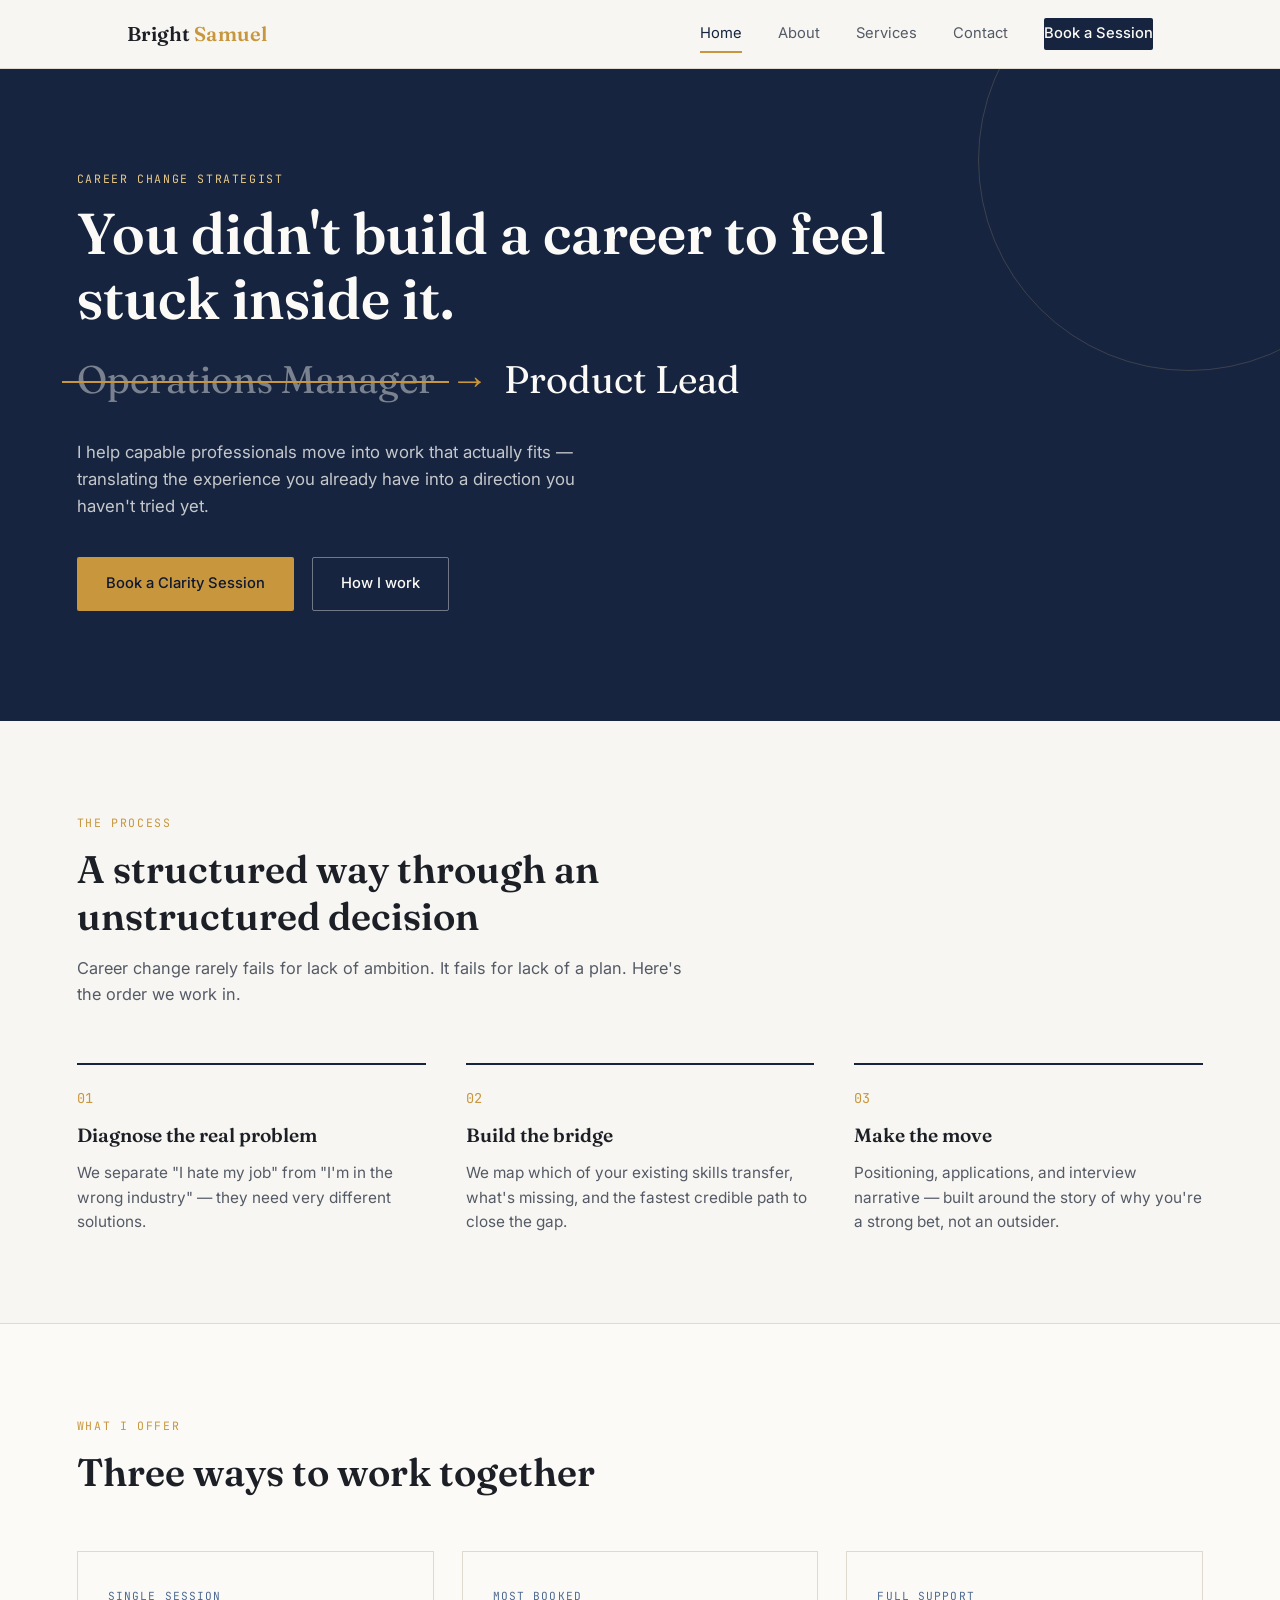
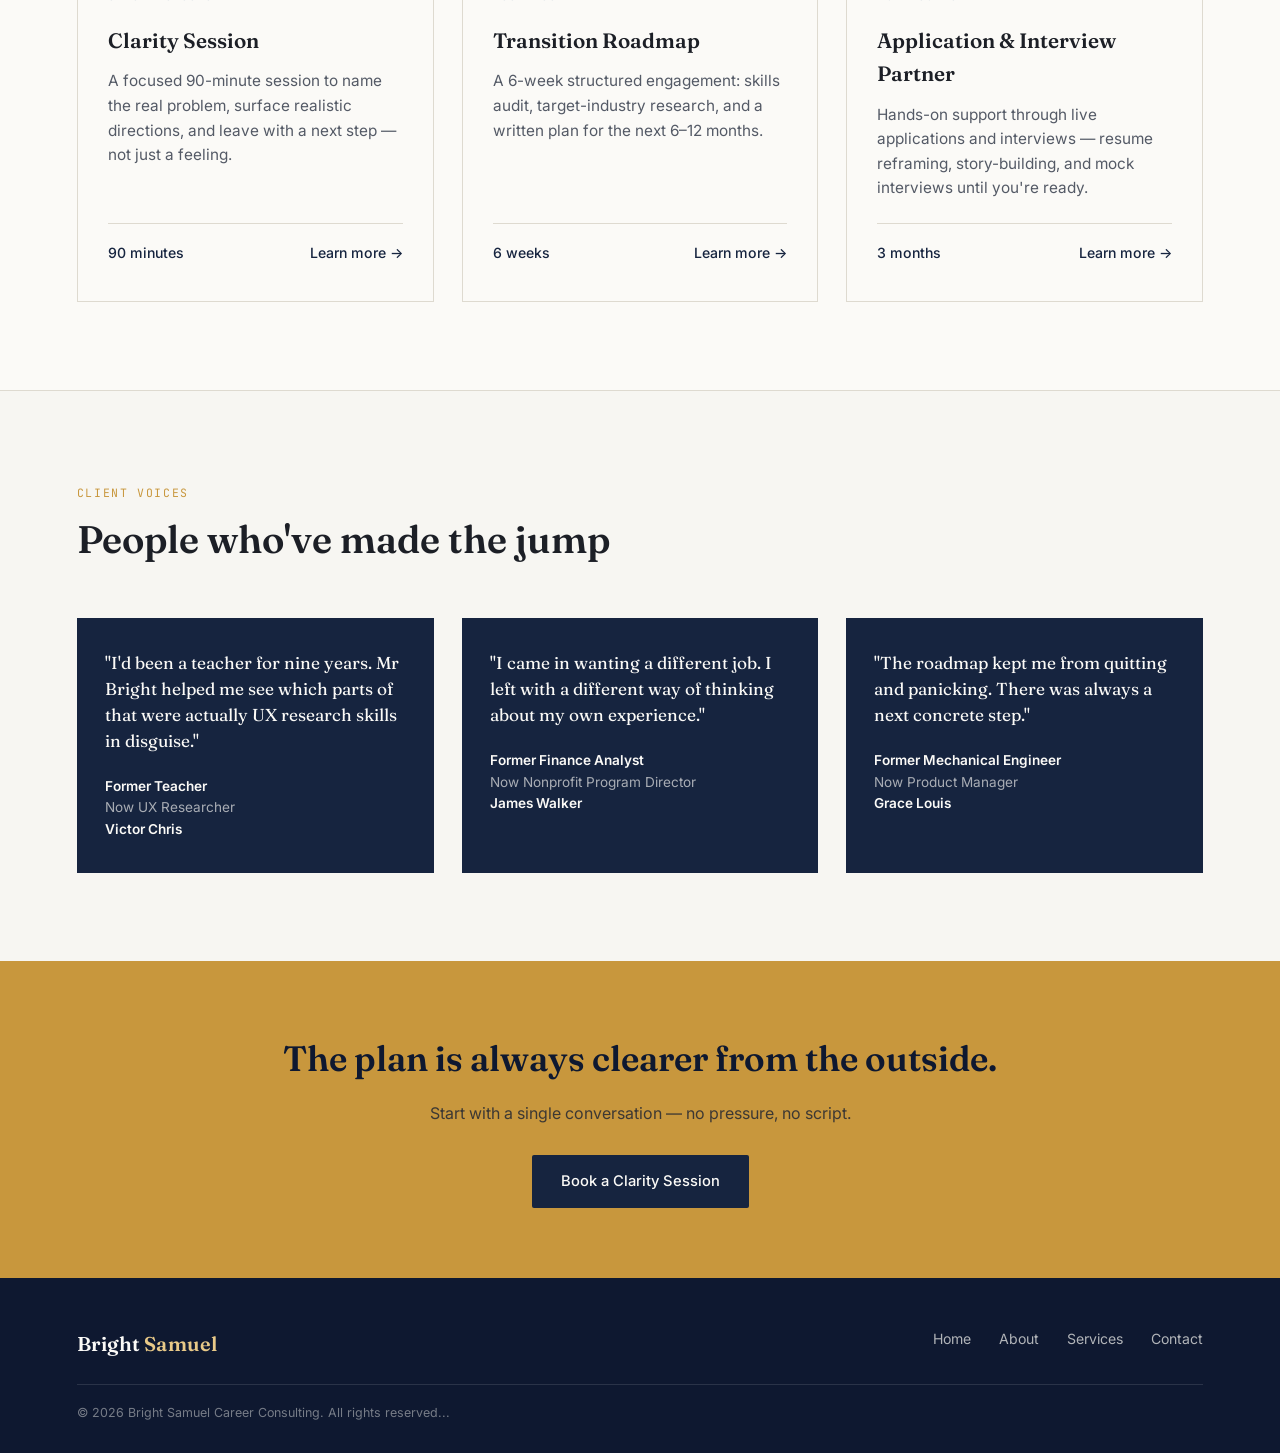
<file: index.html>
<!DOCTYPE html>
<html lang="en">
<head>
<meta charset="UTF-8">
<meta name="viewport" content="width=device-width, initial-scale=1.0">
<title>samuelBright99</title>
<meta name="description" content="Maren Cole helps professionals leave the wrong career for the right one — through structured strategy, not guesswork.">
<link rel="preconnect" href="https://fonts.googleapis.com">
<link href="https://fonts.googleapis.com/css2?family=Fraunces:opsz,wght@9..144,400;9..144,500;9..144,600&family=Inter:wght@400;500;600&family=JetBrains+Mono:wght@400;500&display=swap" rel="stylesheet">
<link rel="stylesheet" href="css/style.css">
</head>
<body>

<header class="site">
  <div class="nav-row">
    <a href="index.html" class="brand">Bright <span>Samuel</span></a>
    <button class="menu-toggle" aria-label="Toggle menu">☰</button>
    <nav class="links">
      <a href="index.html" class="active">Home</a>
      <a href="about.html">About</a>
      <a href="service.html">Services</a>
      <a href="contact.html">Contact</a>
      <a href="contact.html" class="nav-cta">Book a Session</a>
    </nav>
  </div>
</header>

<section class="hero">
  <div class="hero-inner">
    <span class="eyebrow on-dark">Career Change Strategist</span>
    <h1>You didn't build a career to feel stuck inside it.</h1>
    <div class="morph-line">
      <span class="morph-old">Operations Manager</span>
      <span class="morph-arrow">→</span>
      <span class="morph-new">Product Lead</span>
    </div>
    <p class="hero-sub">I help capable professionals move into work that actually fits — translating the experience you already have into a direction you haven't tried yet.</p>
    <div class="hero-actions">
      <a href="contact.html" class="btn btn-primary">Book a Clarity Session</a>
      <a href="about.html" class="btn btn-ghost">How I work</a>
    </div>
  </div>
</section>

<section class="how">
  <div class="section-head">
    <span class="eyebrow">The Process</span>
    <h2>A structured way through an unstructured decision</h2>
    <p>Career change rarely fails for lack of ambition. It fails for lack of a plan. Here's the order we work in.</p>
  </div>
  <div class="steps">
    <div class="step">
      <span class="num">01</span>
      <h3>Diagnose the real problem</h3>
      <p>We separate "I hate my job" from "I'm in the wrong industry" — they need very different solutions.</p>
    </div>
    <div class="step">
      <span class="num">02</span>
      <h3>Build the bridge</h3>
      <p>We map which of your existing skills transfer, what's missing, and the fastest credible path to close the gap.</p>
    </div>
    <div class="step">
      <span class="num">03</span>
      <h3>Make the move</h3>
      <p>Positioning, applications, and interview narrative — built around the story of why you're a strong bet, not an outsider.</p>
    </div>
  </div>
</section>

<section class="services-preview" style="background:var(--paper); border-top:1px solid var(--line); border-bottom:1px solid var(--line);">
  <div class="section-head">
    <span class="eyebrow">What I Offer</span>
    <h2>Three ways to work together</h2>
  </div>
  <div class="services-grid">
    <div class="service-card">
      <span class="tag">Single Session</span>
      <h3>Clarity Session</h3>
      <p>A focused 90-minute session to name the real problem, surface realistic directions, and leave with a next step — not just a feeling.</p>
      <div class="meta"><span>90 minutes</span><span>Learn more →</span></div>
    </div>
    <div class="service-card">
      <span class="tag">Most Booked</span>
      <h3>Transition Roadmap</h3>
      <p>A 6-week structured engagement: skills audit, target-industry research, and a written plan for the next 6–12 months.</p>
      <div class="meta"><span>6 weeks</span><span>Learn more →</span></div>
    </div>
    <div class="service-card">
      <span class="tag">Full Support</span>
      <h3>Application & Interview Partner</h3>
      <p>Hands-on support through live applications and interviews — resume reframing, story-building, and mock interviews until you're ready.</p>
      <div class="meta"><span>3 months</span><span>Learn more →</span></div>
    </div>
  </div>
</section>

<section class="testimonials">
  <div class="section-head">
    <span class="eyebrow">Client Voices</span>
    <h2>People who've made the jump</h2>
  </div>
  <div class="testimonial-row">
    <div class="t-card">
      <p class="quote">"I'd been a teacher for nine years. Mr Bright helped me see which parts of that were actually UX research skills in disguise."</p>
      <div class="who"><b>Former Teacher</b>Now UX Researcher<b>Victor Chris</b></div>
    </div>
    <div class="t-card">
      <p class="quote">"I came in wanting a different job. I left with a different way of thinking about my own experience."</p>
      <div class="who"><b>Former Finance Analyst</b>Now Nonprofit Program Director<b>James Walker</b></div>
    </div>
    <div class="t-card">
      <p class="quote">"The roadmap kept me from quitting and panicking. There was always a next concrete step."</p>
      <div class="who"><b>Former Mechanical Engineer</b>Now Product Manager<b>Grace Louis</b></div>
    </div>
  </div>
</section>

<section class="cta-band">
  <h2>The plan is always clearer from the outside.</h2>
  <p>Start with a single conversation — no pressure, no script.</p>
  <a href="contact.html" class="btn btn-dark">Book a Clarity Session</a>
</section>

<footer class="site">
  <div class="footer-row">
    <a href="index.html" class="brand">Bright <span style="color:#E8C988;">Samuel</span></a>
    <nav class="footer-links">
      <a href="index.html">Home</a>
      <a href="about.html">About</a>
      <a href="service.html">Services</a>
      <a href="contact.html">Contact</a>
    </nav>
  </div>
  <p class="copyright">© 2026 Bright Samuel Career Consulting. All rights reserved...</p>
</footer>

<script src="js/main.js"></script>
</body>
</html>
</file>
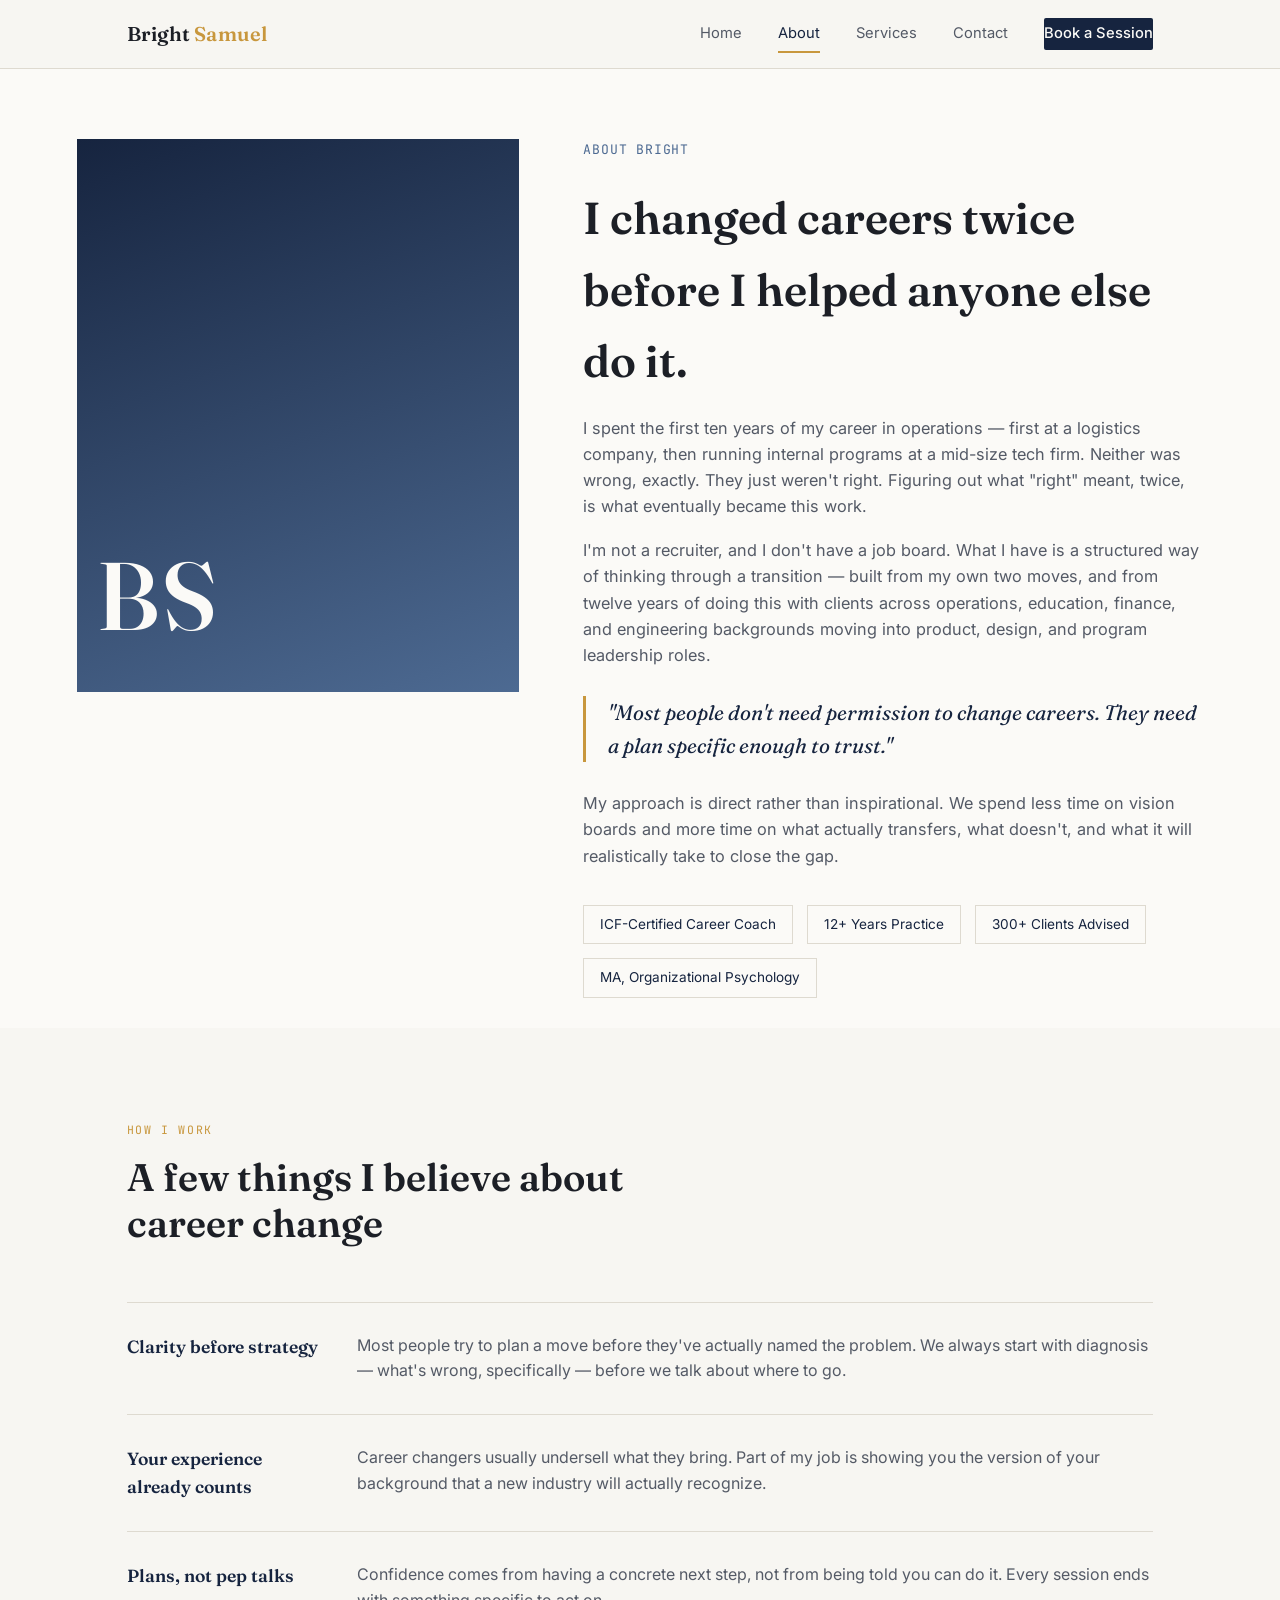
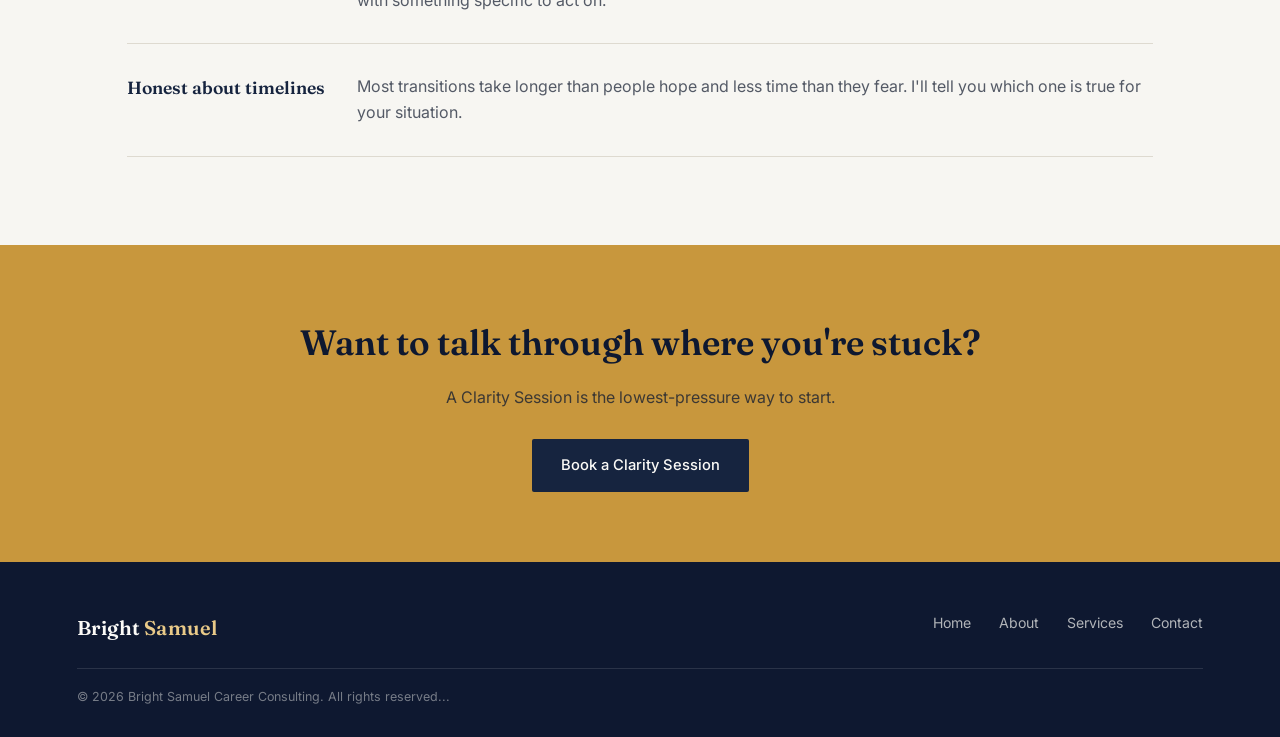
<file: About.html>
<!DOCTYPE html>
<html lang="en">
<head>
<meta charset="UTF-8">
<meta name="viewport" content="width=device-width, initial-scale=1.0">
<title>About | Bright Samuel</title>
<link rel="preconnect" href="https://fonts.googleapis.com">
<link href="https://fonts.googleapis.com/css2?family=Fraunces:opsz,wght@9..144,400;9..144,500;9..144,600&family=Inter:wght@400;500;600&family=JetBrains+Mono:wght@400;500&display=swap" rel="stylesheet">
<link rel="stylesheet" href="style.css">
</head>
<body>

<header class="site">
  <div class="nav-row">
    <a href="index.html" class="brand">Bright <span>Samuel</span></a>
    <button class="menu-toggle" aria-label="Toggle menu">☰</button>
    <nav class="links">
      <a href="index.html">Home</a>
      <a href="about.html" class="active">About</a>
      <a href="service.html">Services</a>
      <a href="contact.html">Contact</a>
      <a href="contact.html" class="nav-cta">Book a Session</a>
    </nav>
  </div>
</header>

<section class="about-hero">
  <div class="about-grid">
    <div class="portrait">
     <span style="font-family: var(--display); font-size: 6rem; font-weight: 600; color: var(--paper); letter-spacing: 0.02em;">BS</span>
    </div>
    <div>
      <span class="role">About Bright</span>
      <h1>I changed careers twice before I helped anyone else do it.</h1>
      <p>I spent the first ten years of my career in operations — first at a logistics company, then running internal programs at a mid-size tech firm. Neither was wrong, exactly. They just weren't right. Figuring out what "right" meant, twice, is what eventually became this work.</p>
      <p>I'm not a recruiter, and I don't have a job board. What I have is a structured way of thinking through a transition — built from my own two moves, and from twelve years of doing this with clients across operations, education, finance, and engineering backgrounds moving into product, design, and program leadership roles.</p>
      <blockquote>"Most people don't need permission to change careers. They need a plan specific enough to trust."</blockquote>
      <p>My approach is direct rather than inspirational. We spend less time on vision boards and more time on what actually transfers, what doesn't, and what it will realistically take to close the gap.</p>
      <div class="credentials">
        <span>ICF-Certified Career Coach</span>
        <span>12+ Years Practice</span>
        <span>300+ Clients Advised</span>
        <span>MA, Organizational Psychology</span>
      </div>
    </div>
  </div>
</section>

<section class="values">
  <div class="section-head">
    <span class="eyebrow">How I Work</span>
    <h2>A few things I believe about career change</h2>
  </div>
  <div class="value-row">
    <h3>Clarity before strategy</h3>
    <p>Most people try to plan a move before they've actually named the problem. We always start with diagnosis — what's wrong, specifically — before we talk about where to go.</p>
  </div>
  <div class="value-row">
    <h3>Your experience already counts</h3>
    <p>Career changers usually undersell what they bring. Part of my job is showing you the version of your background that a new industry will actually recognize.</p>
  </div>
  <div class="value-row">
    <h3>Plans, not pep talks</h3>
    <p>Confidence comes from having a concrete next step, not from being told you can do it. Every session ends with something specific to act on.</p>
  </div>
  <div class="value-row">
    <h3>Honest about timelines</h3>
    <p>Most transitions take longer than people hope and less time than they fear. I'll tell you which one is true for your situation.</p>
  </div>
</section>

<section class="cta-band">
  <h2>Want to talk through where you're stuck?</h2>
  <p>A Clarity Session is the lowest-pressure way to start.</p>
  <a href="contact.html" class="btn btn-dark">Book a Clarity Session</a>
</section>

<footer class="site">
  <div class="footer-row">
    <a href="index.html" class="brand">Bright <span style="color:#E8C988;">Samuel</span></a>
    <nav class="footer-links">
      <a href="index.html">Home</a>
      <a href="about.html">About</a>
      <a href="service.html">Services</a>
      <a href="contact.html">Contact</a>
    </nav>
  </div>
  <p class="copyright">© 2026 Bright Samuel Career Consulting. All rights reserved...</p>
</footer>

<script src="main.js"></script>
</body>
</html>
</file>
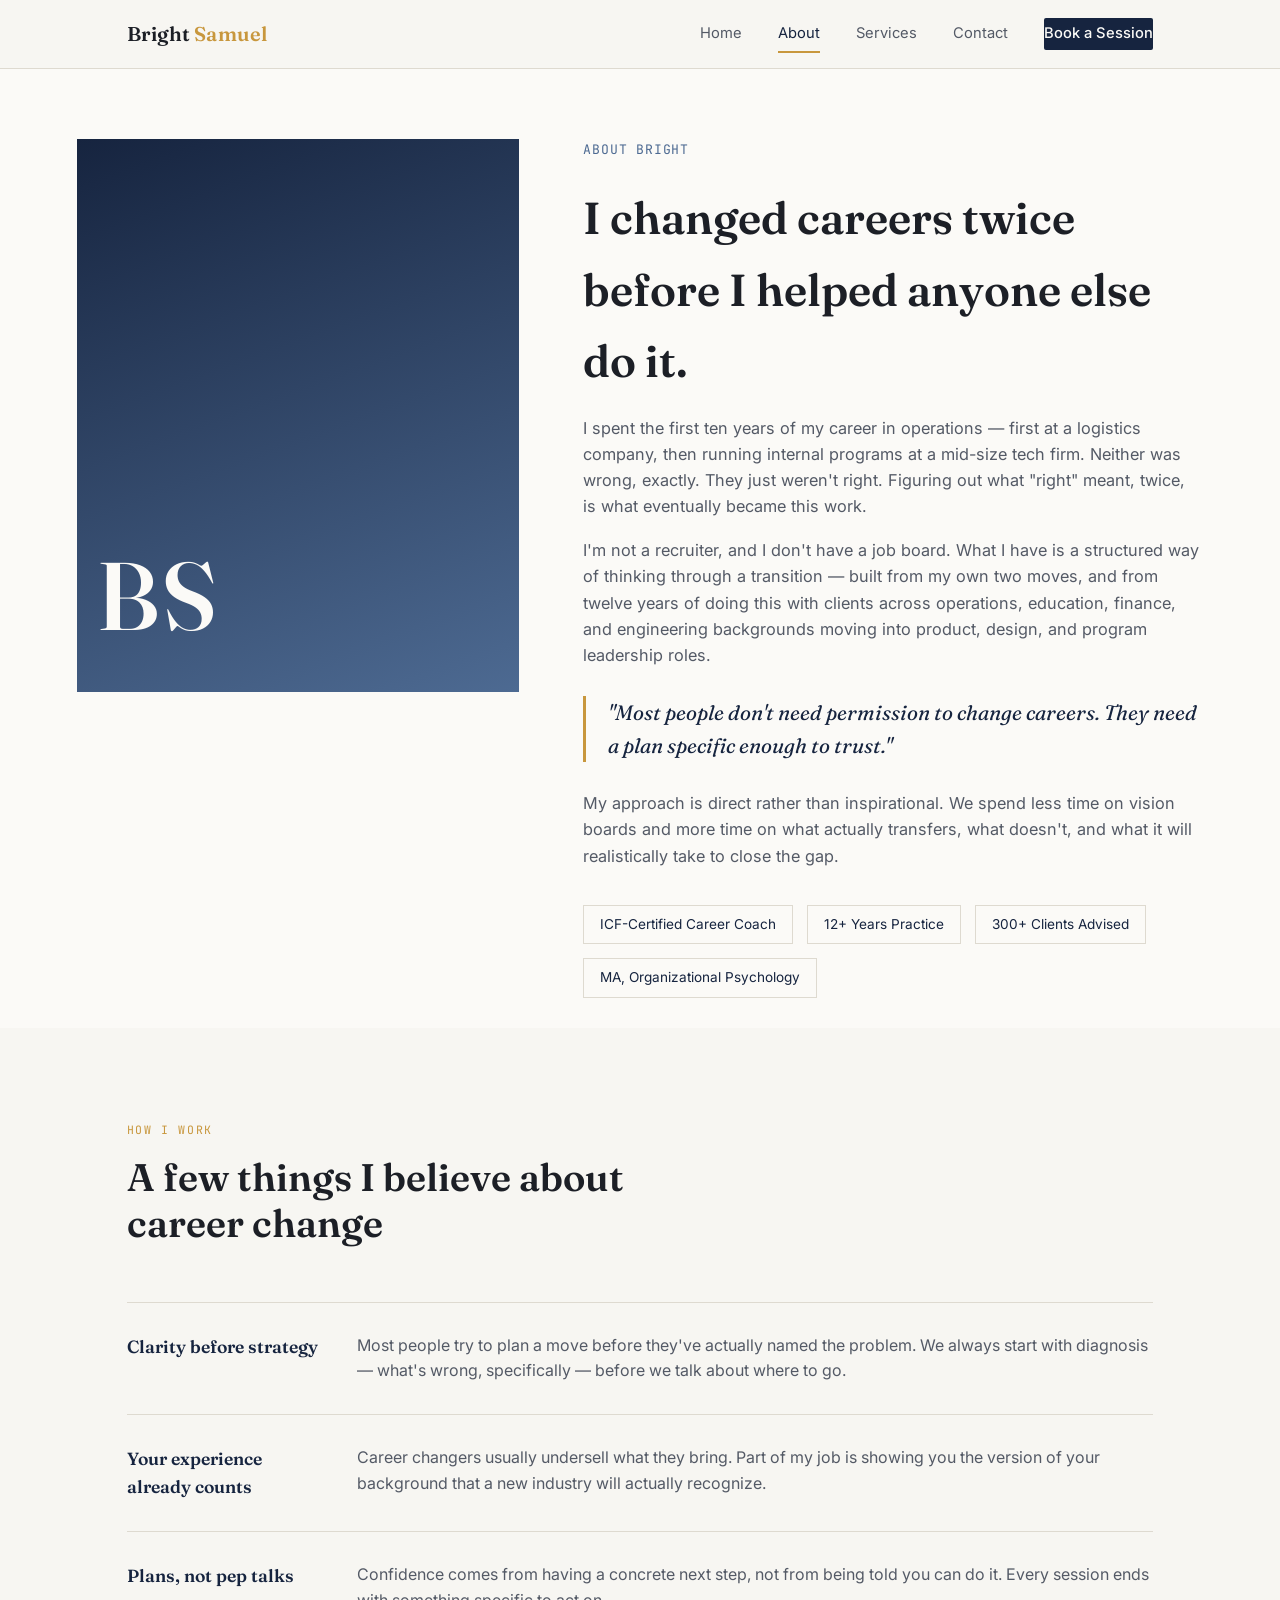
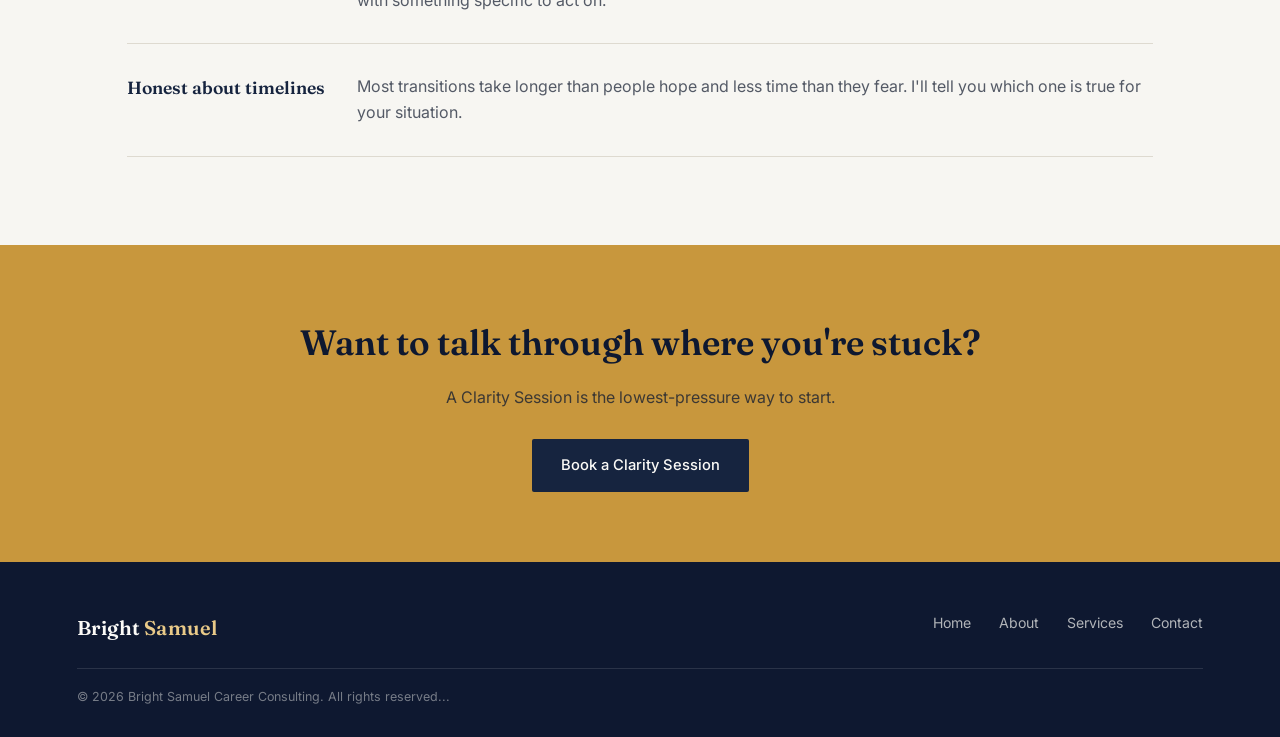
<file: about.html>
<!DOCTYPE html>
<html lang="en">
<head>
<meta charset="UTF-8">
<meta name="viewport" content="width=device-width, initial-scale=1.0">
<title>About | Bright Samuel</title>
<link rel="preconnect" href="https://fonts.googleapis.com">
<link href="https://fonts.googleapis.com/css2?family=Fraunces:opsz,wght@9..144,400;9..144,500;9..144,600&family=Inter:wght@400;500;600&family=JetBrains+Mono:wght@400;500&display=swap" rel="stylesheet">
<link rel="stylesheet" href="css/style.css">
</head>
<body>

<header class="site">
  <div class="nav-row">
    <a href="index.html" class="brand">Bright <span>Samuel</span></a>
    <button class="menu-toggle" aria-label="Toggle menu">☰</button>
    <nav class="links">
      <a href="index.html">Home</a>
      <a href="about.html" class="active">About</a>
      <a href="service.html">Services</a>
      <a href="contact.html">Contact</a>
      <a href="contact.html" class="nav-cta">Book a Session</a>
    </nav>
  </div>
</header>

<section class="about-hero">
  <div class="about-grid">
    <div class="portrait">
     <span style="font-family: var(--display); font-size: 6rem; font-weight: 600; color: var(--paper); letter-spacing: 0.02em;">BS</span>
    </div>
    <div>
      <span class="role">About Bright</span>
      <h1>I changed careers twice before I helped anyone else do it.</h1>
      <p>I spent the first ten years of my career in operations — first at a logistics company, then running internal programs at a mid-size tech firm. Neither was wrong, exactly. They just weren't right. Figuring out what "right" meant, twice, is what eventually became this work.</p>
      <p>I'm not a recruiter, and I don't have a job board. What I have is a structured way of thinking through a transition — built from my own two moves, and from twelve years of doing this with clients across operations, education, finance, and engineering backgrounds moving into product, design, and program leadership roles.</p>
      <blockquote>"Most people don't need permission to change careers. They need a plan specific enough to trust."</blockquote>
      <p>My approach is direct rather than inspirational. We spend less time on vision boards and more time on what actually transfers, what doesn't, and what it will realistically take to close the gap.</p>
      <div class="credentials">
        <span>ICF-Certified Career Coach</span>
        <span>12+ Years Practice</span>
        <span>300+ Clients Advised</span>
        <span>MA, Organizational Psychology</span>
      </div>
    </div>
  </div>
</section>

<section class="values">
  <div class="section-head">
    <span class="eyebrow">How I Work</span>
    <h2>A few things I believe about career change</h2>
  </div>
  <div class="value-row">
    <h3>Clarity before strategy</h3>
    <p>Most people try to plan a move before they've actually named the problem. We always start with diagnosis — what's wrong, specifically — before we talk about where to go.</p>
  </div>
  <div class="value-row">
    <h3>Your experience already counts</h3>
    <p>Career changers usually undersell what they bring. Part of my job is showing you the version of your background that a new industry will actually recognize.</p>
  </div>
  <div class="value-row">
    <h3>Plans, not pep talks</h3>
    <p>Confidence comes from having a concrete next step, not from being told you can do it. Every session ends with something specific to act on.</p>
  </div>
  <div class="value-row">
    <h3>Honest about timelines</h3>
    <p>Most transitions take longer than people hope and less time than they fear. I'll tell you which one is true for your situation.</p>
  </div>
</section>

<section class="cta-band">
  <h2>Want to talk through where you're stuck?</h2>
  <p>A Clarity Session is the lowest-pressure way to start.</p>
  <a href="contact.html" class="btn btn-dark">Book a Clarity Session</a>
</section>

<footer class="site">
  <div class="footer-row">
    <a href="index.html" class="brand">Bright <span style="color:#E8C988;">Samuel</span></a>
    <nav class="footer-links">
      <a href="index.html">Home</a>
      <a href="about.html">About</a>
      <a href="service.html">Services</a>
      <a href="contact.html">Contact</a>
    </nav>
  </div>
  <p class="copyright">© 2026 Bright Samuel Career Consulting. All rights reserved...</p>
</footer>

<script src="js/main.js"></script>
</body>
</html>
</file>
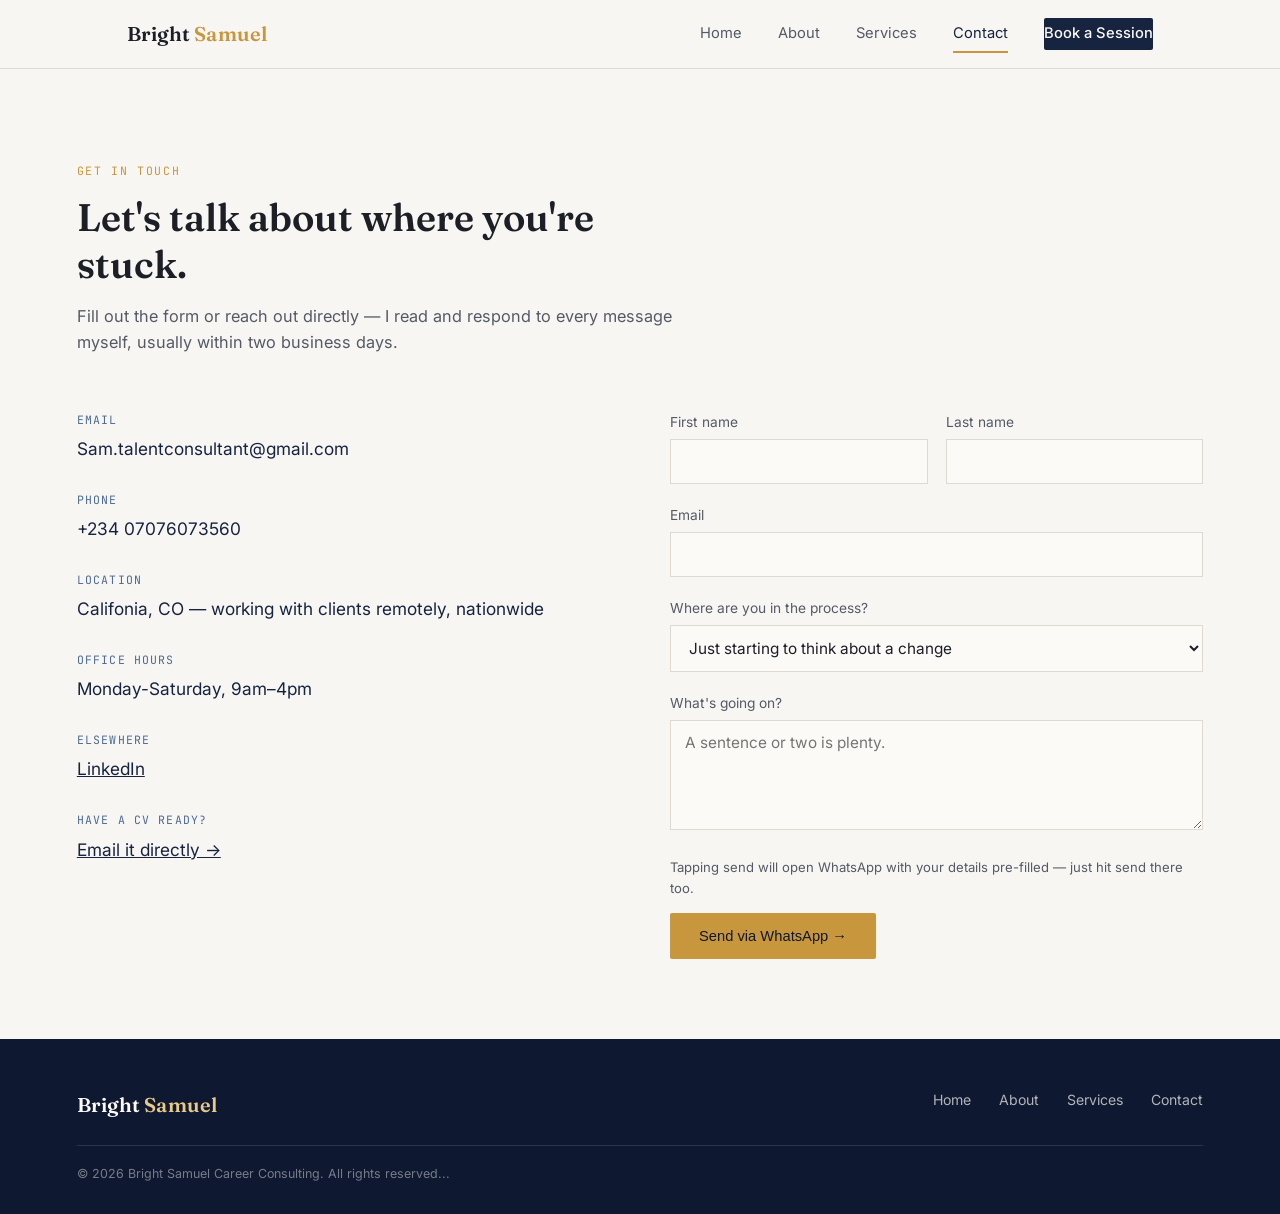
<file: contact.html>
<!DOCTYPE html>
<html lang="en">
<head>
<meta charset="UTF-8">
<meta name="viewport" content="width=device-width, initial-scale=1.0">
<title>Contact | Bright Samuel</title>
<link rel="preconnect" href="https://fonts.googleapis.com">
<link href="https://fonts.googleapis.com/css2?family=Fraunces:opsz,wght@9..144,400;9..144,500;9..144,600&family=Inter:wght@400;500;600&family=JetBrains+Mono:wght@400;500&display=swap" rel="stylesheet">
<link rel="stylesheet" href="css/style.css">
</head>
<body>

<header class="site">
  <div class="nav-row">
    <a href="index.html" class="brand">Bright <span>Samuel</span></a>
    <button class="menu-toggle" aria-label="Toggle menu">☰</button>
    <nav class="links">
      <a href="index.html">Home</a>
      <a href="about.html">About</a>
      <a href="service.html">Services</a>
      <a href="contact.html" class="active">Contact</a>
      <a href="contact.html" class="nav-cta">Book a Session</a>
    </nav>
  </div>
</header>

<section style="padding-bottom: 0;">
  <div class="section-head">
    <span class="eyebrow">Get in Touch</span>
    <h2>Let's talk about where you're stuck.</h2>
    <p>Fill out the form or reach out directly — I read and respond to every message myself, usually within two business days.</p>
  </div>

  <div class="contact-grid">
    <div class="contact-info">
      <div class="item">
        <span class="label">Email</span>
        <span class="value">Sam.talentconsultant@gmail.com</span>
      </div>
      <div class="item">
        <span class="label">Phone</span>
        <span class="value">+234 07076073560</span>
      </div>
      <div class="item">
        <span class="label">Location</span>
        <span class="value">Califonia, CO — working with clients remotely, nationwide</span>
      </div>
      <div class="item">
        <span class="label">Office Hours</span>
        <span class="value">Monday-Saturday, 9am–4pm </span>
      </div>
      <div class="item">
        <span class="label">Elsewhere</span>
        <span class="value"><a href="#" style="text-decoration:underline;">LinkedIn</a></span>
      </div>
      <div class="item">
        <span class="label">Have a CV ready?</span>
        <span class="value"><a href="mailto:hello@marencolecareers.com?subject=CV%20Submission" style="text-decoration:underline;">Email it directly →</a></span>
      </div>
    </div>

    <form class="contact-form">
      <div class="row-2">
        <div class="field">
          <label for="fname">First name</label>
          <input id="fname" type="text" required>
        </div>
        <div class="field">
          <label for="lname">Last name</label>
          <input id="lname" type="text" required>
        </div>
      </div>
      <div class="field">
        <label for="email">Email</label>
        <input id="email" type="email" required>
      </div>
      <div class="field">
        <label for="stage">Where are you in the process?</label>
        <select id="stage">
          <option>Just starting to think about a change</option>
          <option>I know I want out, not sure where to go</option>
          <option>I have a direction, need a plan</option>
          <option>Actively applying, need support</option>
        </select>
      </div>
      <div class="field">
        <label for="msg">What's going on?</label>
        <textarea id="msg" placeholder="A sentence or two is plenty."></textarea>
      </div>
      <p style="font-size:0.82rem; color: var(--ink-soft); margin-bottom:14px;">Tapping send will open WhatsApp with your details pre-filled — just hit send there too.</p>
      <button type="submit" class="btn btn-primary">Send via WhatsApp →</button>
    </form>
  </div>
</section>
<script>window.WHATSAPP_NUMBER = "2347076073560";</script>

<footer class="site" style="margin-top: 80px;">
  <div class="footer-row">
    <a href="index.html" class="brand">Bright <span style="color:#E8C988;">Samuel</span></a>
    <nav class="footer-links">
      <a href="index.html">Home</a>
      <a href="about.html">About</a>
      <a href="service.html">Services</a>
      <a href="contact.html">Contact</a>
    </nav>
  </div>
  <p class="copyright">© 2026 Bright Samuel Career Consulting. All rights reserved...</p>
</footer>

<script src="js/main.js"></script>
</body>
</html>
</file>
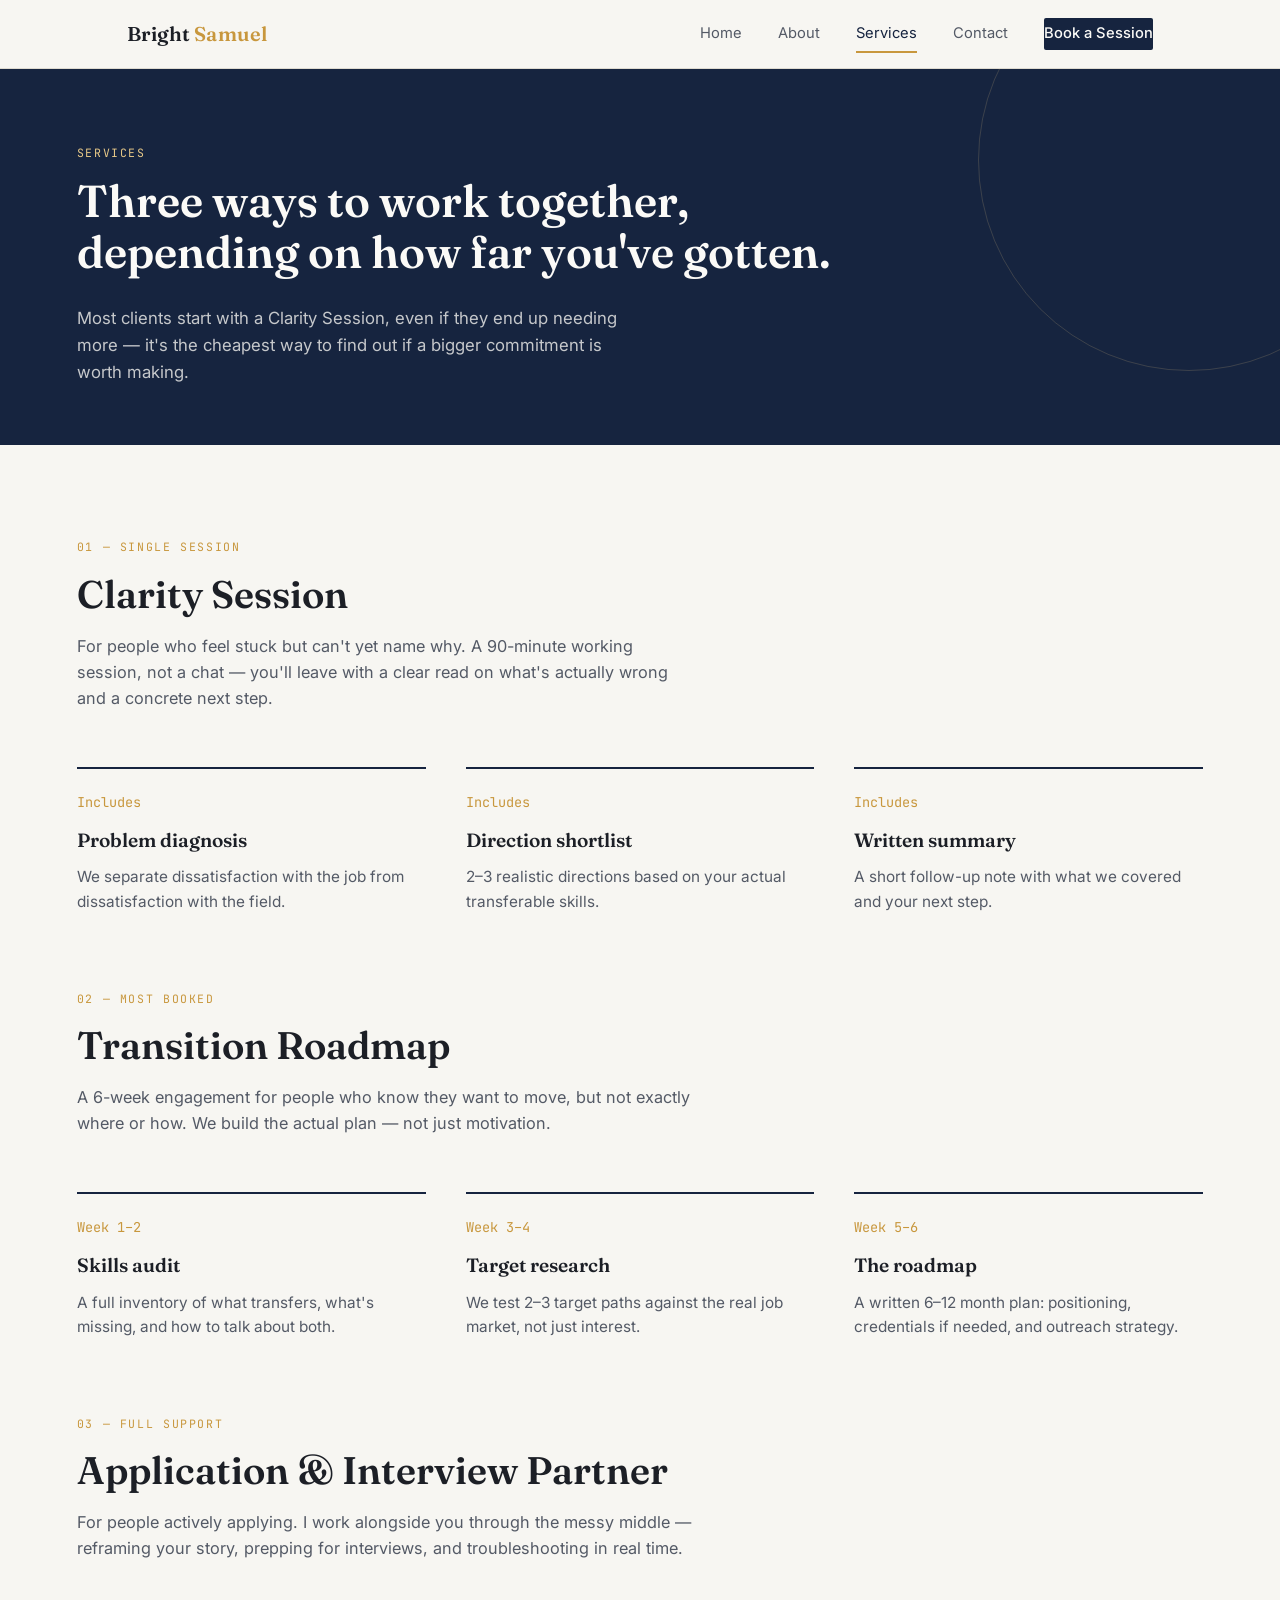
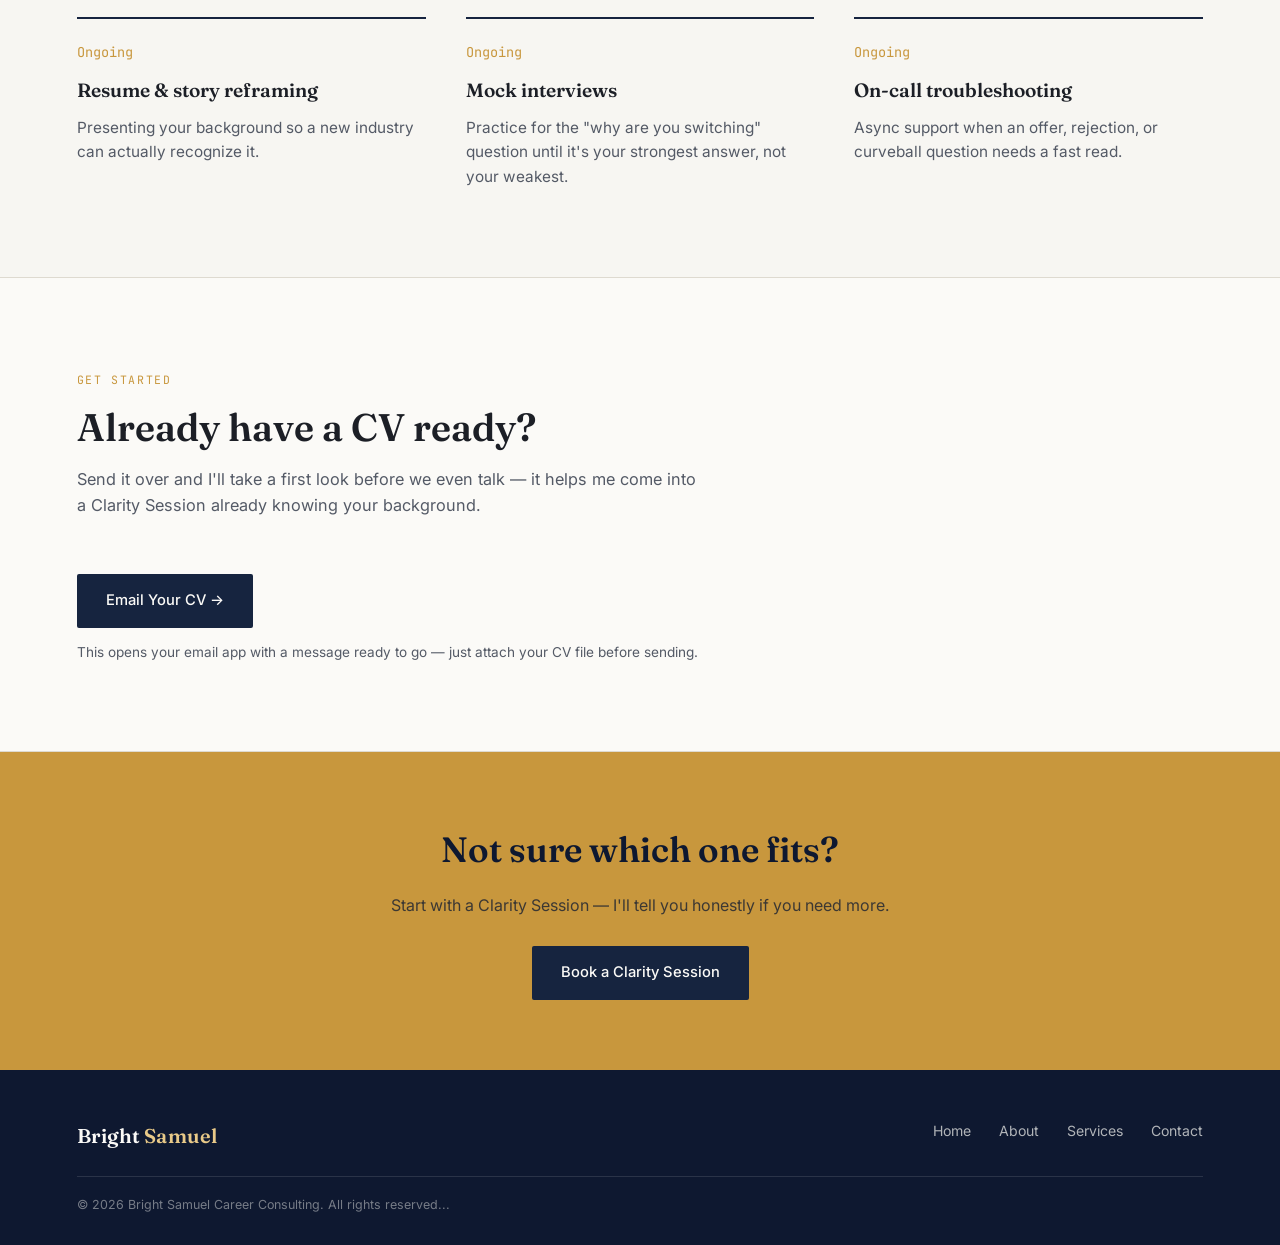
<file: Service.html>
<!DOCTYPE html>
<html lang="en">
<head>
<meta charset="UTF-8">
<meta name="viewport" content="width=device-width, initial-scale=1.0">
<title>Services | Bright Samuel</title>
<link rel="preconnect" href="https://fonts.googleapis.com">
<link href="https://fonts.googleapis.com/css2?family=Fraunces:opsz,wght@9..144,400;9..144,500;9..144,600&family=Inter:wght@400;500;600&family=JetBrains+Mono:wght@400;500&display=swap" rel="stylesheet">
<link rel="stylesheet" href="style.css">
</head>
<body>

<header class="site">
  <div class="nav-row">
    <a href="index.html" class="brand">Bright <span>Samuel</span></a>
    <button class="menu-toggle" aria-label="Toggle menu">☰</button>
    <nav class="links">
      <a href="index.html">Home</a>
      <a href="about.html">About</a>
      <a href="service.html" class="active">Services</a>
      <a href="contact.html">Contact</a>
      <a href="contact.html" class="nav-cta">Book a Session</a>
    </nav>
  </div>
</header>

<section class="hero" style="padding: 70px var(--pad) 60px;">
  <div class="hero-inner">
    <span class="eyebrow on-dark">Services</span>
    <h1 style="font-size: clamp(2rem,4vw,2.8rem);">Three ways to work together, depending on how far you've gotten.</h1>
    <p class="hero-sub">Most clients start with a Clarity Session, even if they end up needing more — it's the cheapest way to find out if a bigger commitment is worth making.</p>
  </div>
</section>

<section class="services-detail">
  <div class="section-head">
    <span class="eyebrow">01 — Single Session</span>
    <h2>Clarity Session</h2>
    <p>For people who feel stuck but can't yet name why. A 90-minute working session, not a chat — you'll leave with a clear read on what's actually wrong and a concrete next step.</p>
  </div>
  <div class="steps" style="margin-bottom: 70px;">
    <div class="step"><span class="num">Includes</span><h3>Problem diagnosis</h3><p>We separate dissatisfaction with the job from dissatisfaction with the field.</p></div>
    <div class="step"><span class="num">Includes</span><h3>Direction shortlist</h3><p>2–3 realistic directions based on your actual transferable skills.</p></div>
    <div class="step"><span class="num">Includes</span><h3>Written summary</h3><p>A short follow-up note with what we covered and your next step.</p></div>
  </div>

  <div class="section-head">
    <span class="eyebrow">02 — Most Booked</span>
    <h2>Transition Roadmap</h2>
    <p>A 6-week engagement for people who know they want to move, but not exactly where or how. We build the actual plan — not just motivation.</p>
  </div>
  <div class="steps" style="margin-bottom: 70px;">
    <div class="step"><span class="num">Week 1–2</span><h3>Skills audit</h3><p>A full inventory of what transfers, what's missing, and how to talk about both.</p></div>
    <div class="step"><span class="num">Week 3–4</span><h3>Target research</h3><p>We test 2–3 target paths against the real job market, not just interest.</p></div>
    <div class="step"><span class="num">Week 5–6</span><h3>The roadmap</h3><p>A written 6–12 month plan: positioning, credentials if needed, and outreach strategy.</p></div>
  </div>

  <div class="section-head">
    <span class="eyebrow">03 — Full Support</span>
    <h2>Application & Interview Partner</h2>
    <p>For people actively applying. I work alongside you through the messy middle — reframing your story, prepping for interviews, and troubleshooting in real time.</p>
  </div>
  <div class="steps">
    <div class="step"><span class="num">Ongoing</span><h3>Resume & story reframing</h3><p>Presenting your background so a new industry can actually recognize it.</p></div>
    <div class="step"><span class="num">Ongoing</span><h3>Mock interviews</h3><p>Practice for the "why are you switching" question until it's your strongest answer, not your weakest.</p></div>
    <div class="step"><span class="num">Ongoing</span><h3>On-call troubleshooting</h3><p>Async support when an offer, rejection, or curveball question needs a fast read.</p></div>
  </div>
</section>

<section style="background:var(--paper); border-top:1px solid var(--line); border-bottom:1px solid var(--line);">
  <div class="section-head">
    <span class="eyebrow">Get Started</span>
    <h2>Already have a CV ready?</h2>
    <p>Send it over and I'll take a first look before we even talk — it helps me come into a Clarity Session already knowing your background.</p>
  </div>
  <a href="mailto:hello@marencolecareers.com?subject=CV%20Submission&body=Hi%20Maren%2C%0D%0A%0D%0APlease%20find%20my%20CV%20attached.%0D%0A%0D%0AA%20bit%20about%20me%3A%0D%0A-%20Current%20role%3A%0D%0A-%20Target%20direction%3A%0D%0A-%20Where%20I%27m%20stuck%3A" class="btn btn-dark">Email Your CV →</a>
  <p style="margin-top:14px; font-size:0.85rem; color:var(--ink-soft);">This opens your email app with a message ready to go — just attach your CV file before sending.</p>
</section>

<section class="cta-band">
  <h2>Not sure which one fits?</h2>
  <p>Start with a Clarity Session — I'll tell you honestly if you need more.</p>
  <a href="contact.html" class="btn btn-dark">Book a Clarity Session</a>
</section>

<footer class="site">
  <div class="footer-row">
    <a href="index.html" class="brand">Bright <span style="color:#E8C988;">Samuel</span></a>
    <nav class="footer-links">
      <a href="index.html">Home</a>
      <a href="about.html">About</a>
      <a href="service.html">Services</a>
      <a href="contact.html">Contact</a>
    </nav>
  </div>
  <p class="copyright">© 2026 Bright Samuel Career Consulting. All rights reserved...</p>
</footer>

<script src="main.js"></script>
</body>
</html>
</file>
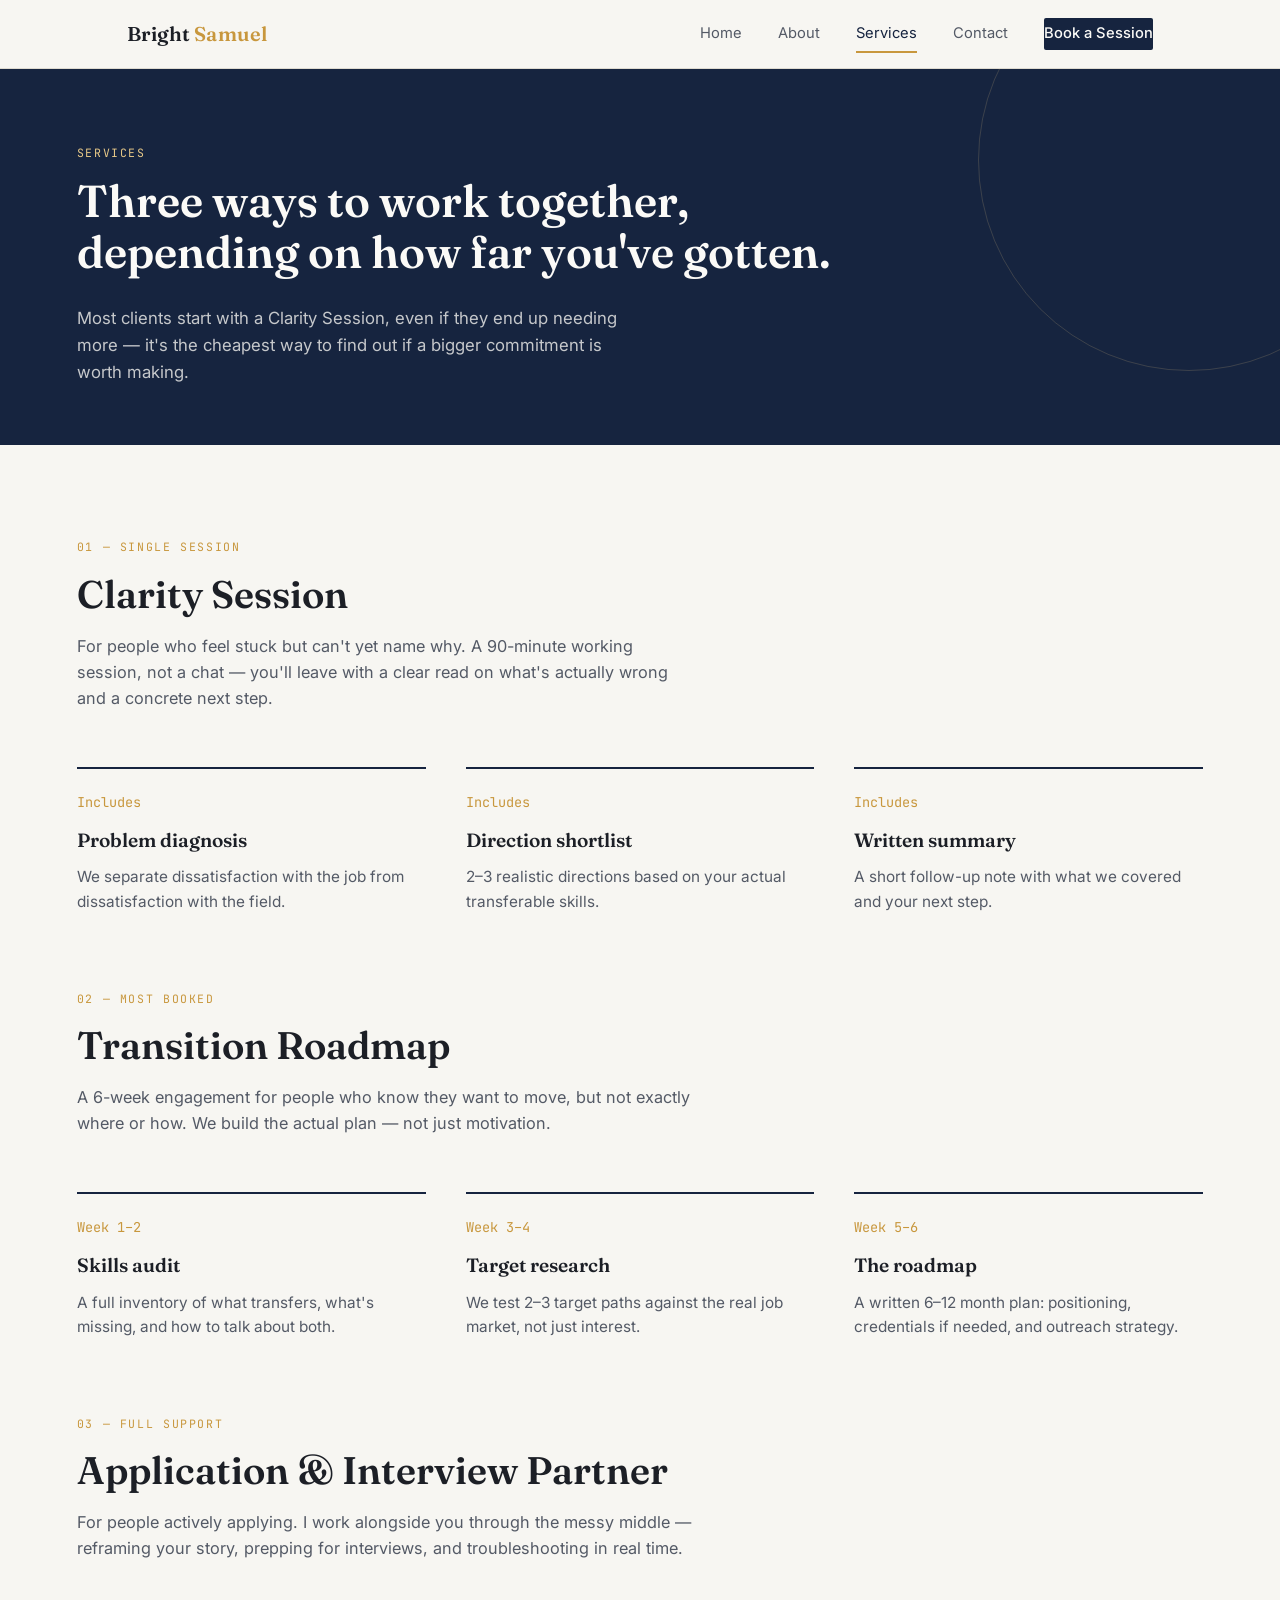
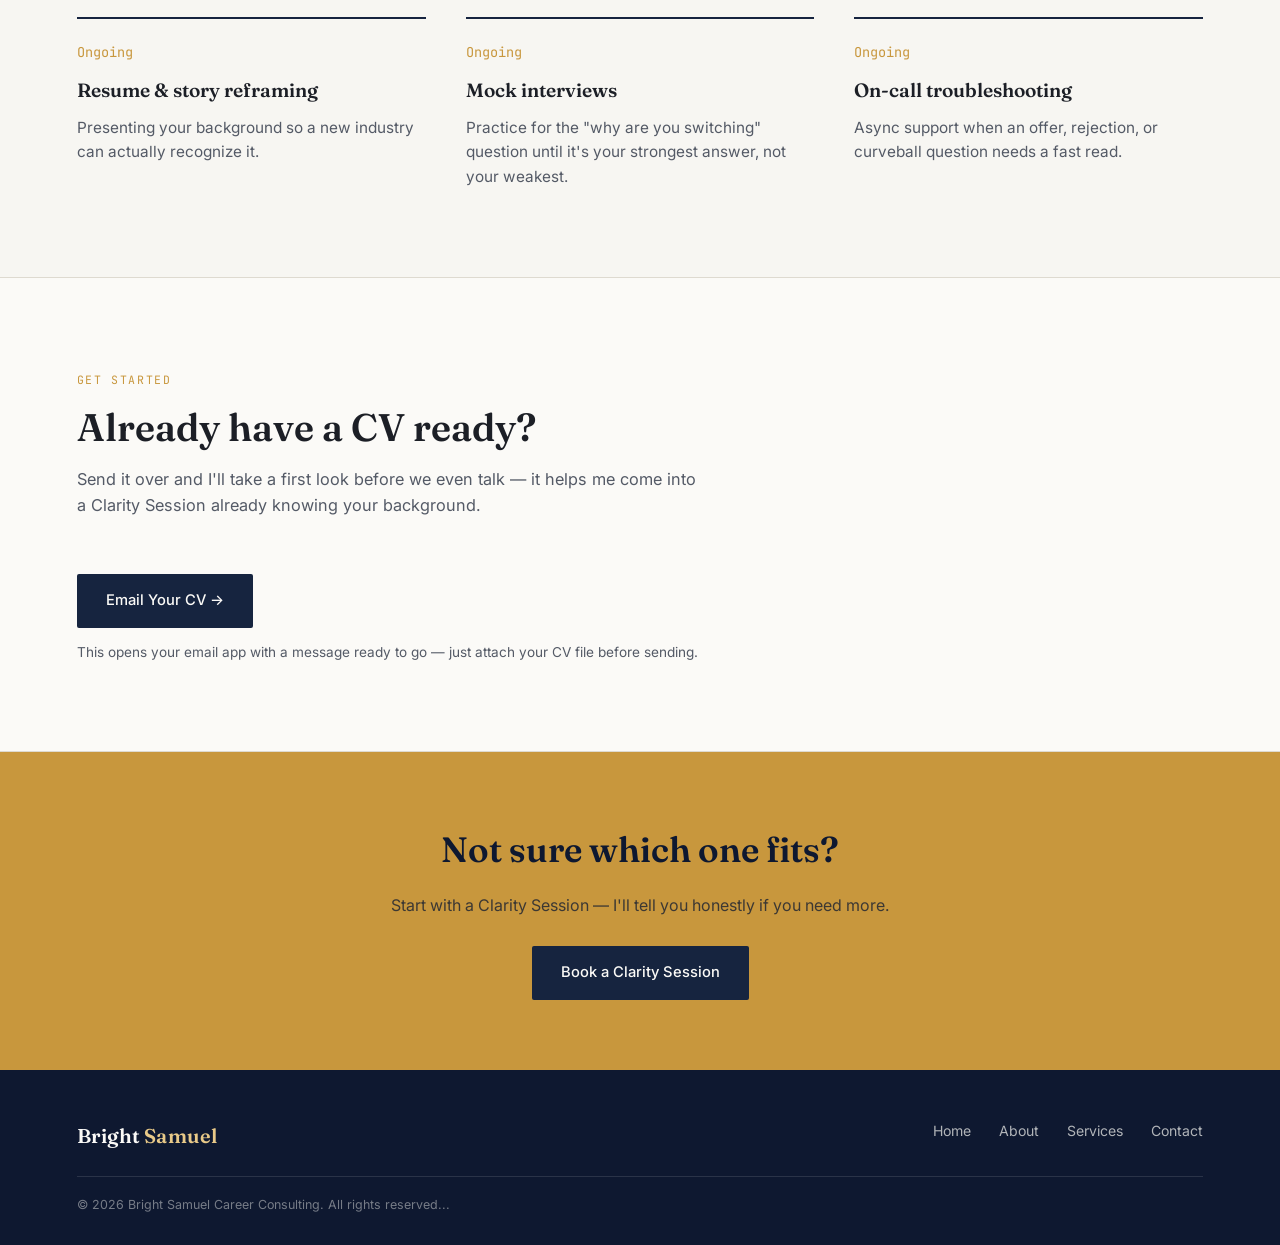
<file: service.html>
<!DOCTYPE html>
<html lang="en">
<head>
<meta charset="UTF-8">
<meta name="viewport" content="width=device-width, initial-scale=1.0">
<title>Services | Bright Samuel</title>
<link rel="preconnect" href="https://fonts.googleapis.com">
<link href="https://fonts.googleapis.com/css2?family=Fraunces:opsz,wght@9..144,400;9..144,500;9..144,600&family=Inter:wght@400;500;600&family=JetBrains+Mono:wght@400;500&display=swap" rel="stylesheet">
<link rel="stylesheet" href="css/style.css">
</head>
<body>

<header class="site">
  <div class="nav-row">
    <a href="index.html" class="brand">Bright <span>Samuel</span></a>
    <button class="menu-toggle" aria-label="Toggle menu">☰</button>
    <nav class="links">
      <a href="index.html">Home</a>
      <a href="about.html">About</a>
      <a href="service.html" class="active">Services</a>
      <a href="contact.html">Contact</a>
      <a href="contact.html" class="nav-cta">Book a Session</a>
    </nav>
  </div>
</header>

<section class="hero" style="padding: 70px var(--pad) 60px;">
  <div class="hero-inner">
    <span class="eyebrow on-dark">Services</span>
    <h1 style="font-size: clamp(2rem,4vw,2.8rem);">Three ways to work together, depending on how far you've gotten.</h1>
    <p class="hero-sub">Most clients start with a Clarity Session, even if they end up needing more — it's the cheapest way to find out if a bigger commitment is worth making.</p>
  </div>
</section>

<section class="services-detail">
  <div class="section-head">
    <span class="eyebrow">01 — Single Session</span>
    <h2>Clarity Session</h2>
    <p>For people who feel stuck but can't yet name why. A 90-minute working session, not a chat — you'll leave with a clear read on what's actually wrong and a concrete next step.</p>
  </div>
  <div class="steps" style="margin-bottom: 70px;">
    <div class="step"><span class="num">Includes</span><h3>Problem diagnosis</h3><p>We separate dissatisfaction with the job from dissatisfaction with the field.</p></div>
    <div class="step"><span class="num">Includes</span><h3>Direction shortlist</h3><p>2–3 realistic directions based on your actual transferable skills.</p></div>
    <div class="step"><span class="num">Includes</span><h3>Written summary</h3><p>A short follow-up note with what we covered and your next step.</p></div>
  </div>

  <div class="section-head">
    <span class="eyebrow">02 — Most Booked</span>
    <h2>Transition Roadmap</h2>
    <p>A 6-week engagement for people who know they want to move, but not exactly where or how. We build the actual plan — not just motivation.</p>
  </div>
  <div class="steps" style="margin-bottom: 70px;">
    <div class="step"><span class="num">Week 1–2</span><h3>Skills audit</h3><p>A full inventory of what transfers, what's missing, and how to talk about both.</p></div>
    <div class="step"><span class="num">Week 3–4</span><h3>Target research</h3><p>We test 2–3 target paths against the real job market, not just interest.</p></div>
    <div class="step"><span class="num">Week 5–6</span><h3>The roadmap</h3><p>A written 6–12 month plan: positioning, credentials if needed, and outreach strategy.</p></div>
  </div>

  <div class="section-head">
    <span class="eyebrow">03 — Full Support</span>
    <h2>Application & Interview Partner</h2>
    <p>For people actively applying. I work alongside you through the messy middle — reframing your story, prepping for interviews, and troubleshooting in real time.</p>
  </div>
  <div class="steps">
    <div class="step"><span class="num">Ongoing</span><h3>Resume & story reframing</h3><p>Presenting your background so a new industry can actually recognize it.</p></div>
    <div class="step"><span class="num">Ongoing</span><h3>Mock interviews</h3><p>Practice for the "why are you switching" question until it's your strongest answer, not your weakest.</p></div>
    <div class="step"><span class="num">Ongoing</span><h3>On-call troubleshooting</h3><p>Async support when an offer, rejection, or curveball question needs a fast read.</p></div>
  </div>
</section>

<section style="background:var(--paper); border-top:1px solid var(--line); border-bottom:1px solid var(--line);">
  <div class="section-head">
    <span class="eyebrow">Get Started</span>
    <h2>Already have a CV ready?</h2>
    <p>Send it over and I'll take a first look before we even talk — it helps me come into a Clarity Session already knowing your background.</p>
  </div>
  <a href="mailto:hello@marencolecareers.com?subject=CV%20Submission&body=Hi%20Maren%2C%0D%0A%0D%0APlease%20find%20my%20CV%20attached.%0D%0A%0D%0AA%20bit%20about%20me%3A%0D%0A-%20Current%20role%3A%0D%0A-%20Target%20direction%3A%0D%0A-%20Where%20I%27m%20stuck%3A" class="btn btn-dark">Email Your CV →</a>
  <p style="margin-top:14px; font-size:0.85rem; color:var(--ink-soft);">This opens your email app with a message ready to go — just attach your CV file before sending.</p>
</section>

<section class="cta-band">
  <h2>Not sure which one fits?</h2>
  <p>Start with a Clarity Session — I'll tell you honestly if you need more.</p>
  <a href="contact.html" class="btn btn-dark">Book a Clarity Session</a>
</section>

<footer class="site">
  <div class="footer-row">
    <a href="index.html" class="brand">Bright <span style="color:#E8C988;">Samuel</span></a>
    <nav class="footer-links">
      <a href="index.html">Home</a>
      <a href="about.html">About</a>
      <a href="service.html">Services</a>
      <a href="contact.html">Contact</a>
    </nav>
  </div>
  <p class="copyright">© 2026 Bright Samuel Career Consulting. All rights reserved...</p>
</footer>

<script src="js/main.js"></script>
</body>
</html>
</file>
<file: css/style.css>
/* ============================================
   Maren Cole — Career Change Strategist
   Design tokens
   ============================================ */
:root{
  --navy: #16243F;
  --navy-deep: #0E1830;
  --off-white: #F7F6F2;
  --paper: #FBFAF7;
  --slate: #4D6A92;
  --gold: #C8973D;
  --ink: #1C1F26;
  --ink-soft: #545A66;
  --line: #DEDAD0;

  --display: "Fraunces", Georgia, serif;
  --body: "Inter", -apple-system, BlinkMacSystemFont, sans-serif;
  --mono: "JetBrains Mono", "Courier New", monospace;

  --max: 1180px;
  --pad: 6vw;
}

*{ box-sizing: border-box; }
html{ scroll-behavior: smooth; }
body{
  margin:0;
  font-family: var(--body);
  color: var(--ink);
  background: var(--off-white);
  line-height: 1.6;
  -webkit-font-smoothing: antialiased;
}
img{ max-width:100%; display:block; }
a{ color: inherit; text-decoration:none; }
h1,h2,h3{ font-family: var(--display); margin:0; font-weight: 600; }
p{ margin:0; }
.wrap{ max-width: var(--max); margin: 0 auto; padding: 0 var(--pad); }

/* ---------- Eyebrow / mono labels ---------- */
.eyebrow{
  font-family: var(--mono);
  font-size: 0.72rem;
  letter-spacing: 0.14em;
  text-transform: uppercase;
  color: var(--gold);
  display:inline-block;
  margin-bottom: 14px;
}
.eyebrow.on-dark{ color: #E8C988; }

/* ---------- Header ---------- */
header.site{
  position: sticky;
  top:0;
  z-index: 50;
  background: rgba(247,246,242,0.92);
  backdrop-filter: blur(6px);
  border-bottom: 1px solid var(--line);
}
.nav-row{
  display:flex;
  align-items:center;
  justify-content:space-between;
  padding: 18px var(--pad);
  max-width: var(--max);
  margin: 0 auto;
}
.brand{
  font-family: var(--display);
  font-size: 1.25rem;
  font-weight: 600;
  letter-spacing: 0.01em;
}
.brand span{ color: var(--gold); }
nav.links{ display:flex; gap: 36px; align-items:center; }
nav.links a{
  font-size: 0.92rem;
  color: var(--ink-soft);
  position:relative;
  padding: 4px 0;
  transition: color .2s ease;
}
nav.links a:hover, nav.links a.active{ color: var(--navy); }
nav.links a.active::after{
  content:"";
  position:absolute;
  left:0; right:0; bottom:-3px;
  height:2px;
  background: var(--gold);
}
.nav-cta{
  background: var(--navy);
  color: var(--paper) !important;
  padding: 10px 20px;
  border-radius: 2px;
  font-size: 0.88rem;
  font-weight: 500;
}
.nav-cta:hover{ background: var(--navy-deep); }
.menu-toggle{
  display:none;
  background:none; border:none;
  font-size: 1.6rem;
  cursor:pointer;
  color: var(--navy);
}

@media (max-width: 840px){
  nav.links{
    position:fixed;
    top:64px; left:0; right:0;
    background: var(--paper);
    flex-direction:column;
    align-items:flex-start;
    gap: 0;
    border-bottom: 1px solid var(--line);
    max-height:0;
    overflow:hidden;
    transition: max-height .25s ease;
  }
  nav.links.open{ max-height: 320px; }
  nav.links a{ padding: 16px var(--pad); width:100%; border-top:1px solid var(--line); }
  nav.links a.active::after{ display:none; }
  .nav-cta{ margin: 16px var(--pad); }
  .menu-toggle{ display:block; }
}

/* ---------- Hero ---------- */
.hero{
  background: var(--navy);
  color: var(--paper);
  padding: 96px var(--pad) 110px;
  position:relative;
  overflow:hidden;
}
.hero::before{
  content:"";
  position:absolute;
  right: -120px; top: -120px;
  width: 420px; height: 420px;
  border: 1px solid rgba(232,201,136,0.18);
  border-radius: 50%;
}
.hero-inner{ max-width: var(--max); margin:0 auto; }
.hero h1{
  font-size: clamp(2.4rem, 5vw, 3.6rem);
  line-height: 1.12;
  max-width: 820px;
}
.morph-line{
  display:flex;
  flex-wrap:wrap;
  align-items: baseline;
  gap: 0.4em;
  font-size: clamp(1.6rem, 3.2vw, 2.4rem);
  margin-top: 18px;
  font-family: var(--display);
}
.morph-old{
  color: rgba(247,246,242,0.45);
  position:relative;
}
.morph-old::after{
  content:"";
  position:absolute;
  left:-4%; right:-4%; top:52%;
  height:2px;
  background: var(--gold);
  transform: scaleX(0);
  transform-origin: left;
  animation: strike 0.6s ease forwards 0.9s;
}
.morph-arrow{ color: var(--gold); }
.morph-new{
  color: var(--paper);
  opacity:0;
  animation: fadein 0.6s ease forwards 1.3s;
}
@keyframes strike{ to{ transform: scaleX(1); } }
@keyframes fadein{ to{ opacity:1; } }
@media (prefers-reduced-motion: reduce){
  .morph-old::after{ animation: none; transform: scaleX(1); }
  .morph-new{ animation: none; opacity:1; }
}

.hero-sub{
  margin-top: 28px;
  max-width: 540px;
  color: rgba(247,246,242,0.78);
  font-size: 1.05rem;
}
.hero-actions{ margin-top: 38px; display:flex; gap: 18px; flex-wrap:wrap; }

.btn{
  display:inline-block;
  padding: 14px 28px;
  font-size: 0.92rem;
  font-weight: 500;
  border-radius: 2px;
  border: 1px solid transparent;
  cursor:pointer;
  transition: all .2s ease;
}
.btn-primary{ background: var(--gold); color: var(--navy-deep); }
.btn-primary:hover{ background: #DCAB4F; }
.btn-ghost{ border-color: rgba(247,246,242,0.4); color: var(--paper); }
.btn-ghost:hover{ border-color: var(--paper); }
.btn-dark{ background: var(--navy); color: var(--paper); }
.btn-dark:hover{ background: var(--navy-deep); }

/* ---------- Sections ---------- */
section{ padding: 88px var(--pad); }
.section-head{ max-width: 620px; margin-bottom: 56px; }
.section-head h2{ font-size: clamp(1.8rem, 3vw, 2.4rem); line-height:1.2; }
.section-head p{ margin-top: 16px; color: var(--ink-soft); font-size: 1.02rem; }

/* ---------- How it works (numbered — real sequence) ---------- */
.steps{
  max-width: var(--max); margin: 0 auto;
  display:grid; grid-template-columns: repeat(3, 1fr); gap: 40px;
}
.step{ border-top: 2px solid var(--navy); padding-top: 20px; }
.step .num{ font-family: var(--mono); color: var(--gold); font-size: 0.85rem; }
.step h3{ font-size: 1.2rem; margin: 10px 0 10px; }
.step p{ color: var(--ink-soft); font-size: 0.96rem; }
@media (max-width: 840px){ .steps{ grid-template-columns: 1fr; gap: 30px; } }

/* ---------- Services grid ---------- */
.services-grid{
  max-width: var(--max); margin:0 auto;
  display:grid; grid-template-columns: repeat(3, 1fr); gap: 28px;
}
.service-card{
  background: var(--paper);
  border: 1px solid var(--line);
  padding: 36px 30px;
  display:flex; flex-direction:column;
}
.service-card .tag{
  font-family: var(--mono); font-size: 0.7rem;
  letter-spacing: 0.1em; text-transform:uppercase;
  color: var(--slate); margin-bottom: 18px;
}
.service-card h3{ font-size: 1.3rem; margin-bottom: 12px; }
.service-card p{ color: var(--ink-soft); font-size: 0.96rem; flex-grow:1; }
.service-card .meta{
  margin-top: 22px; padding-top: 18px;
  border-top: 1px solid var(--line);
  display:flex; justify-content:space-between; align-items:center;
  font-size: 0.88rem; color: var(--navy); font-weight:500;
}
@media (max-width: 900px){ .services-grid{ grid-template-columns: 1fr; } }

/* ---------- Testimonials ---------- */
.testimonial-row{
  max-width: var(--max); margin:0 auto;
  display:grid; grid-template-columns: repeat(3,1fr); gap: 28px;
}
.t-card{
  background: var(--navy); color: var(--paper);
  padding: 32px 28px;
}
.t-card p.quote{ font-family: var(--display); font-size: 1.08rem; line-height:1.5; }
.t-card .who{ margin-top: 22px; font-size: 0.85rem; color: rgba(247,246,242,0.65); }
.t-card .who b{ color: var(--paper); display:block; font-weight:600; }
@media (max-width: 900px){ .testimonial-row{ grid-template-columns: 1fr; } }

/* ---------- CTA band ---------- */
.cta-band{
  background: var(--gold);
  color: var(--navy-deep);
  text-align:center;
  padding: 70px var(--pad);
}
.cta-band h2{ font-size: clamp(1.6rem, 3vw, 2.2rem); }
.cta-band p{ margin-top: 14px; color: rgba(14,24,48,0.75); }
.cta-band .btn{ margin-top: 28px; }

/* ---------- About page ---------- */
.about-hero{
  background: var(--paper);
  padding: 70px var(--pad) 30px;
}
.about-grid{
  max-width: var(--max); margin:0 auto;
  display:grid; grid-template-columns: 1fr 1.4fr; gap: 64px;
  align-items:start;
}
.portrait{
  aspect-ratio: 4/5;
  background: linear-gradient(160deg, var(--navy), var(--slate));
  display:flex; align-items:flex-end; padding: 20px;
}
.portrait span{ color: rgba(247,246,242,0.7); font-family: var(--mono); font-size: 0.75rem; }
.about-grid h1{ font-size: clamp(2rem, 3.6vw, 2.8rem); margin-bottom: 18px; }
.about-grid .role{ color: var(--slate); font-family: var(--mono); font-size: 0.82rem; letter-spacing: 0.06em; text-transform:uppercase; margin-bottom: 22px; display:block; }
.about-grid p{ color: var(--ink-soft); margin-bottom: 18px; font-size: 1.02rem; }
.about-grid blockquote{
  font-family: var(--display); font-size: 1.3rem; color: var(--navy);
  border-left: 3px solid var(--gold); padding-left: 22px; margin: 28px 0;
  font-style: italic;
}
.credentials{
  margin-top: 36px; display:flex; flex-wrap:wrap; gap: 14px;
}
.credentials span{
  border: 1px solid var(--line); padding: 8px 16px; font-size: 0.85rem; color: var(--navy);
}
@media (max-width: 840px){ .about-grid{ grid-template-columns: 1fr; } }

/* ---------- Values list ---------- */
.values{ max-width: var(--max); margin: 0 auto; }
.value-row{
  display:grid; grid-template-columns: 200px 1fr; gap: 30px;
  padding: 30px 0; border-top: 1px solid var(--line);
}
.value-row:last-child{ border-bottom: 1px solid var(--line); }
.value-row h3{ font-size: 1.1rem; color: var(--navy); }
.value-row p{ color: var(--ink-soft); }
@media (max-width: 700px){ .value-row{ grid-template-columns: 1fr; gap: 10px; } }

/* ---------- Contact ---------- */
.contact-grid{
  max-width: var(--max); margin:0 auto;
  display:grid; grid-template-columns: 1fr 1fr; gap: 60px;
}
.contact-info .item{ margin-bottom: 28px; }
.contact-info .label{ font-family: var(--mono); font-size: 0.72rem; letter-spacing:0.1em; text-transform:uppercase; color: var(--slate); margin-bottom: 6px; display:block; }
.contact-info .value{ font-size: 1.08rem; color: var(--navy); }

form .field{ margin-bottom: 20px; }
form label{ display:block; font-size: 0.86rem; color: var(--ink-soft); margin-bottom: 6px; }
form input, form select, form textarea{
  width:100%; padding: 12px 14px;
  border: 1px solid var(--line);
  background: var(--paper);
  font-family: var(--body); font-size: 0.96rem;
  color: var(--ink);
}
form input:focus, form select:focus, form textarea:focus{
  outline: none; border-color: var(--slate);
}
form textarea{ resize: vertical; min-height: 110px; }
.row-2{ display:grid; grid-template-columns: 1fr 1fr; gap: 18px; }
@media (max-width: 700px){ .contact-grid{ grid-template-columns: 1fr; } .row-2{ grid-template-columns: 1fr; } }

/* ---------- Footer ---------- */
footer.site{
  background: var(--navy-deep);
  color: rgba(247,246,242,0.7);
  padding: 50px var(--pad) 30px;
}
.footer-row{
  max-width: var(--max); margin:0 auto;
  display:flex; justify-content:space-between; flex-wrap:wrap; gap: 24px;
  padding-bottom: 24px; border-bottom: 1px solid rgba(247,246,242,0.12);
}
.footer-row .brand{ color: var(--paper); }
.footer-links{ display:flex; gap: 28px; flex-wrap:wrap; }
.footer-links a{ font-size: 0.88rem; color: rgba(247,246,242,0.7); }
.footer-links a:hover{ color: var(--paper); }
.copyright{
  max-width: var(--max); margin: 18px auto 0;
  font-size: 0.78rem; color: rgba(247,246,242,0.45);
}

/* Visible keyboard focus everywhere */
a:focus-visible, button:focus-visible, input:focus-visible, textarea:focus-visible, select:focus-visible{
  outline: 2px solid var(--gold);
  outline-offset: 2px;
}
</file>
<file: style.css>
/* ============================================
   Maren Cole — Career Change Strategist
   Design tokens
   ============================================ */
:root{
  --navy: #16243F;
  --navy-deep: #0E1830;
  --off-white: #F7F6F2;
  --paper: #FBFAF7;
  --slate: #4D6A92;
  --gold: #C8973D;
  --ink: #1C1F26;
  --ink-soft: #545A66;
  --line: #DEDAD0;

  --display: "Fraunces", Georgia, serif;
  --body: "Inter", -apple-system, BlinkMacSystemFont, sans-serif;
  --mono: "JetBrains Mono", "Courier New", monospace;

  --max: 1180px;
  --pad: 6vw;
}

*{ box-sizing: border-box; }
html{ scroll-behavior: smooth; }
body{
  margin:0;
  font-family: var(--body);
  color: var(--ink);
  background: var(--off-white);
  line-height: 1.6;
  -webkit-font-smoothing: antialiased;
}
img{ max-width:100%; display:block; }
a{ color: inherit; text-decoration:none; }
h1,h2,h3{ font-family: var(--display); margin:0; font-weight: 600; }
p{ margin:0; }
.wrap{ max-width: var(--max); margin: 0 auto; padding: 0 var(--pad); }

/* ---------- Eyebrow / mono labels ---------- */
.eyebrow{
  font-family: var(--mono);
  font-size: 0.72rem;
  letter-spacing: 0.14em;
  text-transform: uppercase;
  color: var(--gold);
  display:inline-block;
  margin-bottom: 14px;
}
.eyebrow.on-dark{ color: #E8C988; }

/* ---------- Header ---------- */
header.site{
  position: sticky;
  top:0;
  z-index: 50;
  background: rgba(247,246,242,0.92);
  backdrop-filter: blur(6px);
  border-bottom: 1px solid var(--line);
}
.nav-row{
  display:flex;
  align-items:center;
  justify-content:space-between;
  padding: 18px var(--pad);
  max-width: var(--max);
  margin: 0 auto;
}
.brand{
  font-family: var(--display);
  font-size: 1.25rem;
  font-weight: 600;
  letter-spacing: 0.01em;
}
.brand span{ color: var(--gold); }
nav.links{ display:flex; gap: 36px; align-items:center; }
nav.links a{
  font-size: 0.92rem;
  color: var(--ink-soft);
  position:relative;
  padding: 4px 0;
  transition: color .2s ease;
}
nav.links a:hover, nav.links a.active{ color: var(--navy); }
nav.links a.active::after{
  content:"";
  position:absolute;
  left:0; right:0; bottom:-3px;
  height:2px;
  background: var(--gold);
}
.nav-cta{
  background: var(--navy);
  color: var(--paper) !important;
  padding: 10px 20px;
  border-radius: 2px;
  font-size: 0.88rem;
  font-weight: 500;
}
.nav-cta:hover{ background: var(--navy-deep); }
.menu-toggle{
  display:none;
  background:none; border:none;
  font-size: 1.6rem;
  cursor:pointer;
  color: var(--navy);
}

@media (max-width: 840px){
  nav.links{
    position:fixed;
    top:64px; left:0; right:0;
    background: var(--paper);
    flex-direction:column;
    align-items:flex-start;
    gap: 0;
    border-bottom: 1px solid var(--line);
    max-height:0;
    overflow:hidden;
    transition: max-height .25s ease;
  }
  nav.links.open{ max-height: 320px; }
  nav.links a{ padding: 16px var(--pad); width:100%; border-top:1px solid var(--line); }
  nav.links a.active::after{ display:none; }
  .nav-cta{ margin: 16px var(--pad); }
  .menu-toggle{ display:block; }
}

/* ---------- Hero ---------- */
.hero{
  background: var(--navy);
  color: var(--paper);
  padding: 96px var(--pad) 110px;
  position:relative;
  overflow:hidden;
}
.hero::before{
  content:"";
  position:absolute;
  right: -120px; top: -120px;
  width: 420px; height: 420px;
  border: 1px solid rgba(232,201,136,0.18);
  border-radius: 50%;
}
.hero-inner{ max-width: var(--max); margin:0 auto; }
.hero h1{
  font-size: clamp(2.4rem, 5vw, 3.6rem);
  line-height: 1.12;
  max-width: 820px;
}
.morph-line{
  display:flex;
  flex-wrap:wrap;
  align-items: baseline;
  gap: 0.4em;
  font-size: clamp(1.6rem, 3.2vw, 2.4rem);
  margin-top: 18px;
  font-family: var(--display);
}
.morph-old{
  color: rgba(247,246,242,0.45);
  position:relative;
}
.morph-old::after{
  content:"";
  position:absolute;
  left:-4%; right:-4%; top:52%;
  height:2px;
  background: var(--gold);
  transform: scaleX(0);
  transform-origin: left;
  animation: strike 0.6s ease forwards 0.9s;
}
.morph-arrow{ color: var(--gold); }
.morph-new{
  color: var(--paper);
  opacity:0;
  animation: fadein 0.6s ease forwards 1.3s;
}
@keyframes strike{ to{ transform: scaleX(1); } }
@keyframes fadein{ to{ opacity:1; } }
@media (prefers-reduced-motion: reduce){
  .morph-old::after{ animation: none; transform: scaleX(1); }
  .morph-new{ animation: none; opacity:1; }
}

.hero-sub{
  margin-top: 28px;
  max-width: 540px;
  color: rgba(247,246,242,0.78);
  font-size: 1.05rem;
}
.hero-actions{ margin-top: 38px; display:flex; gap: 18px; flex-wrap:wrap; }

.btn{
  display:inline-block;
  padding: 14px 28px;
  font-size: 0.92rem;
  font-weight: 500;
  border-radius: 2px;
  border: 1px solid transparent;
  cursor:pointer;
  transition: all .2s ease;
}
.btn-primary{ background: var(--gold); color: var(--navy-deep); }
.btn-primary:hover{ background: #DCAB4F; }
.btn-ghost{ border-color: rgba(247,246,242,0.4); color: var(--paper); }
.btn-ghost:hover{ border-color: var(--paper); }
.btn-dark{ background: var(--navy); color: var(--paper); }
.btn-dark:hover{ background: var(--navy-deep); }

/* ---------- Sections ---------- */
section{ padding: 88px var(--pad); }
.section-head{ max-width: 620px; margin-bottom: 56px; }
.section-head h2{ font-size: clamp(1.8rem, 3vw, 2.4rem); line-height:1.2; }
.section-head p{ margin-top: 16px; color: var(--ink-soft); font-size: 1.02rem; }

/* ---------- How it works (numbered — real sequence) ---------- */
.steps{
  max-width: var(--max); margin: 0 auto;
  display:grid; grid-template-columns: repeat(3, 1fr); gap: 40px;
}
.step{ border-top: 2px solid var(--navy); padding-top: 20px; }
.step .num{ font-family: var(--mono); color: var(--gold); font-size: 0.85rem; }
.step h3{ font-size: 1.2rem; margin: 10px 0 10px; }
.step p{ color: var(--ink-soft); font-size: 0.96rem; }
@media (max-width: 840px){ .steps{ grid-template-columns: 1fr; gap: 30px; } }

/* ---------- Services grid ---------- */
.services-grid{
  max-width: var(--max); margin:0 auto;
  display:grid; grid-template-columns: repeat(3, 1fr); gap: 28px;
}
.service-card{
  background: var(--paper);
  border: 1px solid var(--line);
  padding: 36px 30px;
  display:flex; flex-direction:column;
}
.service-card .tag{
  font-family: var(--mono); font-size: 0.7rem;
  letter-spacing: 0.1em; text-transform:uppercase;
  color: var(--slate); margin-bottom: 18px;
}
.service-card h3{ font-size: 1.3rem; margin-bottom: 12px; }
.service-card p{ color: var(--ink-soft); font-size: 0.96rem; flex-grow:1; }
.service-card .meta{
  margin-top: 22px; padding-top: 18px;
  border-top: 1px solid var(--line);
  display:flex; justify-content:space-between; align-items:center;
  font-size: 0.88rem; color: var(--navy); font-weight:500;
}
@media (max-width: 900px){ .services-grid{ grid-template-columns: 1fr; } }

/* ---------- Testimonials ---------- */
.testimonial-row{
  max-width: var(--max); margin:0 auto;
  display:grid; grid-template-columns: repeat(3,1fr); gap: 28px;
}
.t-card{
  background: var(--navy); color: var(--paper);
  padding: 32px 28px;
}
.t-card p.quote{ font-family: var(--display); font-size: 1.08rem; line-height:1.5; }
.t-card .who{ margin-top: 22px; font-size: 0.85rem; color: rgba(247,246,242,0.65); }
.t-card .who b{ color: var(--paper); display:block; font-weight:600; }
@media (max-width: 900px){ .testimonial-row{ grid-template-columns: 1fr; } }

/* ---------- CTA band ---------- */
.cta-band{
  background: var(--gold);
  color: var(--navy-deep);
  text-align:center;
  padding: 70px var(--pad);
}
.cta-band h2{ font-size: clamp(1.6rem, 3vw, 2.2rem); }
.cta-band p{ margin-top: 14px; color: rgba(14,24,48,0.75); }
.cta-band .btn{ margin-top: 28px; }

/* ---------- About page ---------- */
.about-hero{
  background: var(--paper);
  padding: 70px var(--pad) 30px;
}
.about-grid{
  max-width: var(--max); margin:0 auto;
  display:grid; grid-template-columns: 1fr 1.4fr; gap: 64px;
  align-items:start;
}
.portrait{
  aspect-ratio: 4/5;
  background: linear-gradient(160deg, var(--navy), var(--slate));
  display:flex; align-items:flex-end; padding: 20px;
}
.portrait span{ color: rgba(247,246,242,0.7); font-family: var(--mono); font-size: 0.75rem; }
.about-grid h1{ font-size: clamp(2rem, 3.6vw, 2.8rem); margin-bottom: 18px; }
.about-grid .role{ color: var(--slate); font-family: var(--mono); font-size: 0.82rem; letter-spacing: 0.06em; text-transform:uppercase; margin-bottom: 22px; display:block; }
.about-grid p{ color: var(--ink-soft); margin-bottom: 18px; font-size: 1.02rem; }
.about-grid blockquote{
  font-family: var(--display); font-size: 1.3rem; color: var(--navy);
  border-left: 3px solid var(--gold); padding-left: 22px; margin: 28px 0;
  font-style: italic;
}
.credentials{
  margin-top: 36px; display:flex; flex-wrap:wrap; gap: 14px;
}
.credentials span{
  border: 1px solid var(--line); padding: 8px 16px; font-size: 0.85rem; color: var(--navy);
}
@media (max-width: 840px){ .about-grid{ grid-template-columns: 1fr; } }

/* ---------- Values list ---------- */
.values{ max-width: var(--max); margin: 0 auto; }
.value-row{
  display:grid; grid-template-columns: 200px 1fr; gap: 30px;
  padding: 30px 0; border-top: 1px solid var(--line);
}
.value-row:last-child{ border-bottom: 1px solid var(--line); }
.value-row h3{ font-size: 1.1rem; color: var(--navy); }
.value-row p{ color: var(--ink-soft); }
@media (max-width: 700px){ .value-row{ grid-template-columns: 1fr; gap: 10px; } }

/* ---------- Contact ---------- */
.contact-grid{
  max-width: var(--max); margin:0 auto;
  display:grid; grid-template-columns: 1fr 1fr; gap: 60px;
}
.contact-info .item{ margin-bottom: 28px; }
.contact-info .label{ font-family: var(--mono); font-size: 0.72rem; letter-spacing:0.1em; text-transform:uppercase; color: var(--slate); margin-bottom: 6px; display:block; }
.contact-info .value{ font-size: 1.08rem; color: var(--navy); }

form .field{ margin-bottom: 20px; }
form label{ display:block; font-size: 0.86rem; color: var(--ink-soft); margin-bottom: 6px; }
form input, form select, form textarea{
  width:100%; padding: 12px 14px;
  border: 1px solid var(--line);
  background: var(--paper);
  font-family: var(--body); font-size: 0.96rem;
  color: var(--ink);
}
form input:focus, form select:focus, form textarea:focus{
  outline: none; border-color: var(--slate);
}
form textarea{ resize: vertical; min-height: 110px; }
.row-2{ display:grid; grid-template-columns: 1fr 1fr; gap: 18px; }
@media (max-width: 700px){ .contact-grid{ grid-template-columns: 1fr; } .row-2{ grid-template-columns: 1fr; } }

/* ---------- Footer ---------- */
footer.site{
  background: var(--navy-deep);
  color: rgba(247,246,242,0.7);
  padding: 50px var(--pad) 30px;
}
.footer-row{
  max-width: var(--max); margin:0 auto;
  display:flex; justify-content:space-between; flex-wrap:wrap; gap: 24px;
  padding-bottom: 24px; border-bottom: 1px solid rgba(247,246,242,0.12);
}
.footer-row .brand{ color: var(--paper); }
.footer-links{ display:flex; gap: 28px; flex-wrap:wrap; }
.footer-links a{ font-size: 0.88rem; color: rgba(247,246,242,0.7); }
.footer-links a:hover{ color: var(--paper); }
.copyright{
  max-width: var(--max); margin: 18px auto 0;
  font-size: 0.78rem; color: rgba(247,246,242,0.45);
}

/* Visible keyboard focus everywhere */
a:focus-visible, button:focus-visible, input:focus-visible, textarea:focus-visible, select:focus-visible{
  outline: 2px solid var(--gold);
  outline-offset: 2px;
}
</file>
